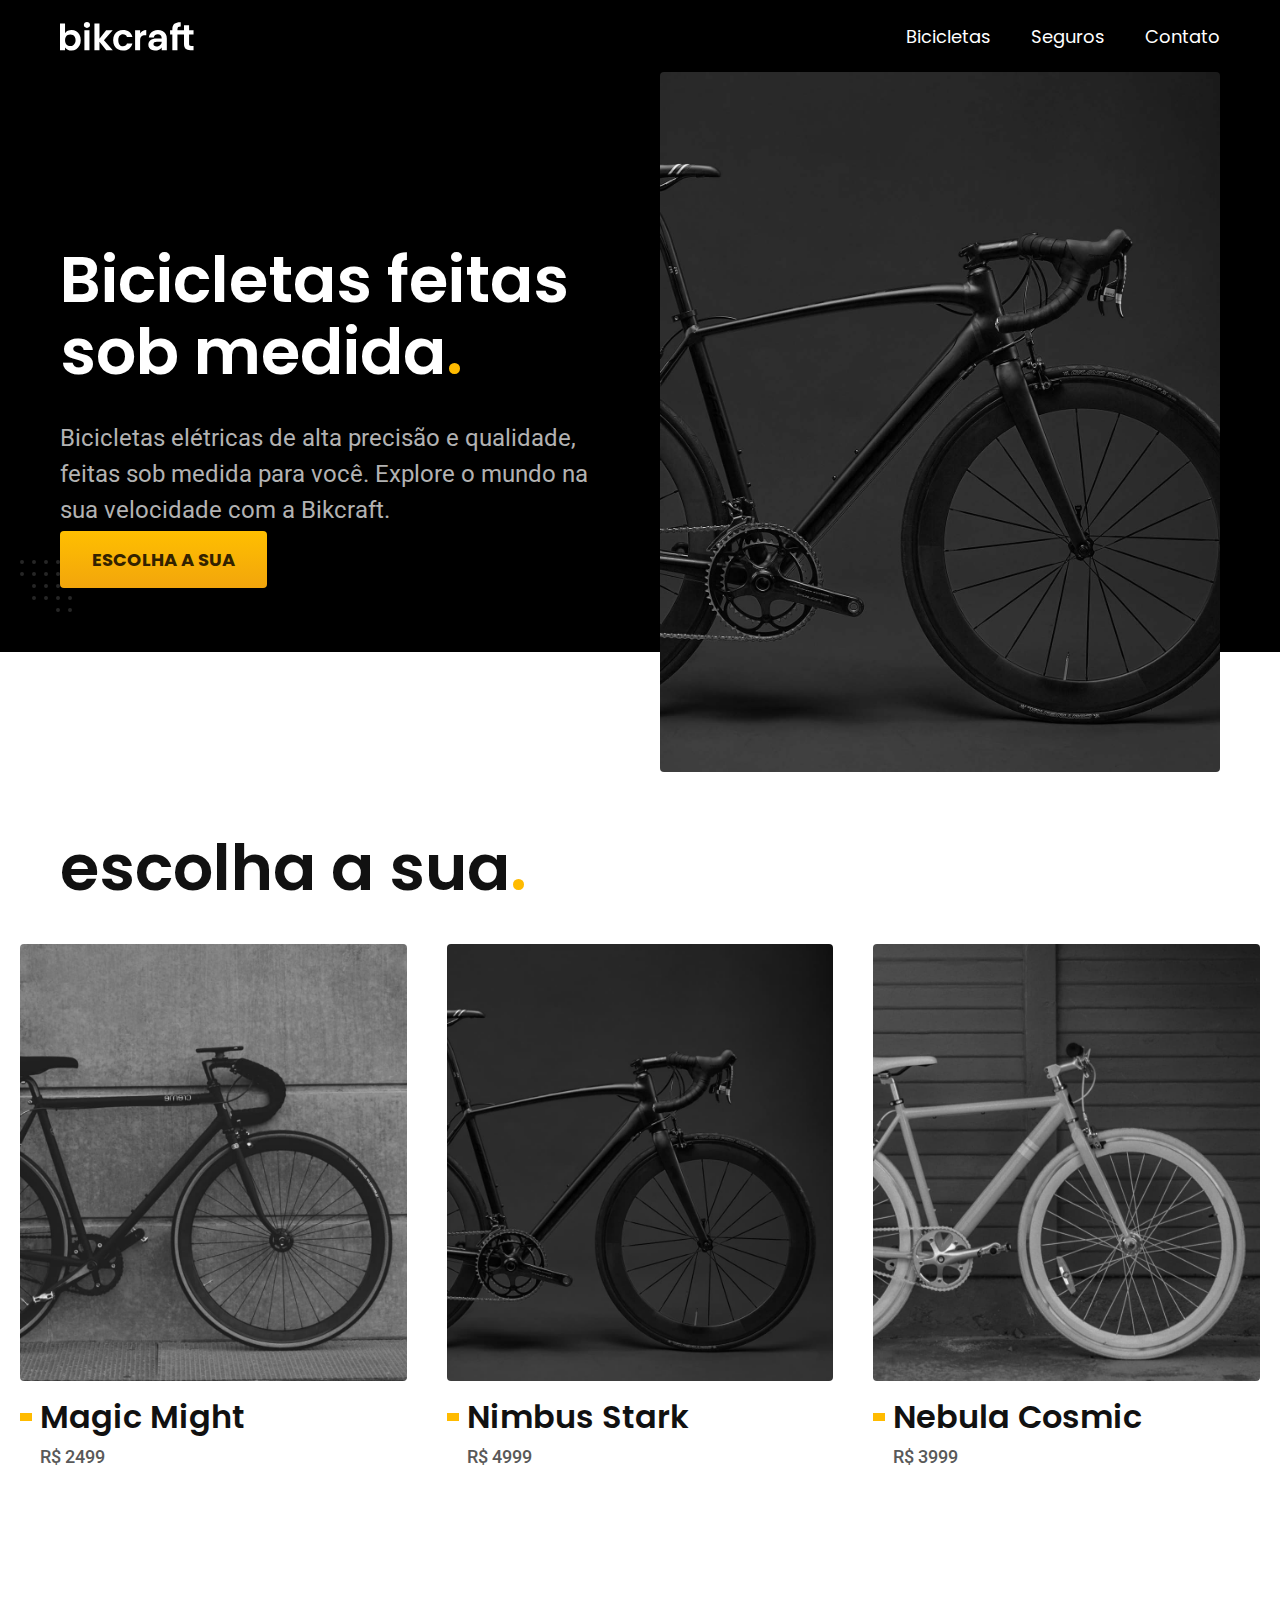
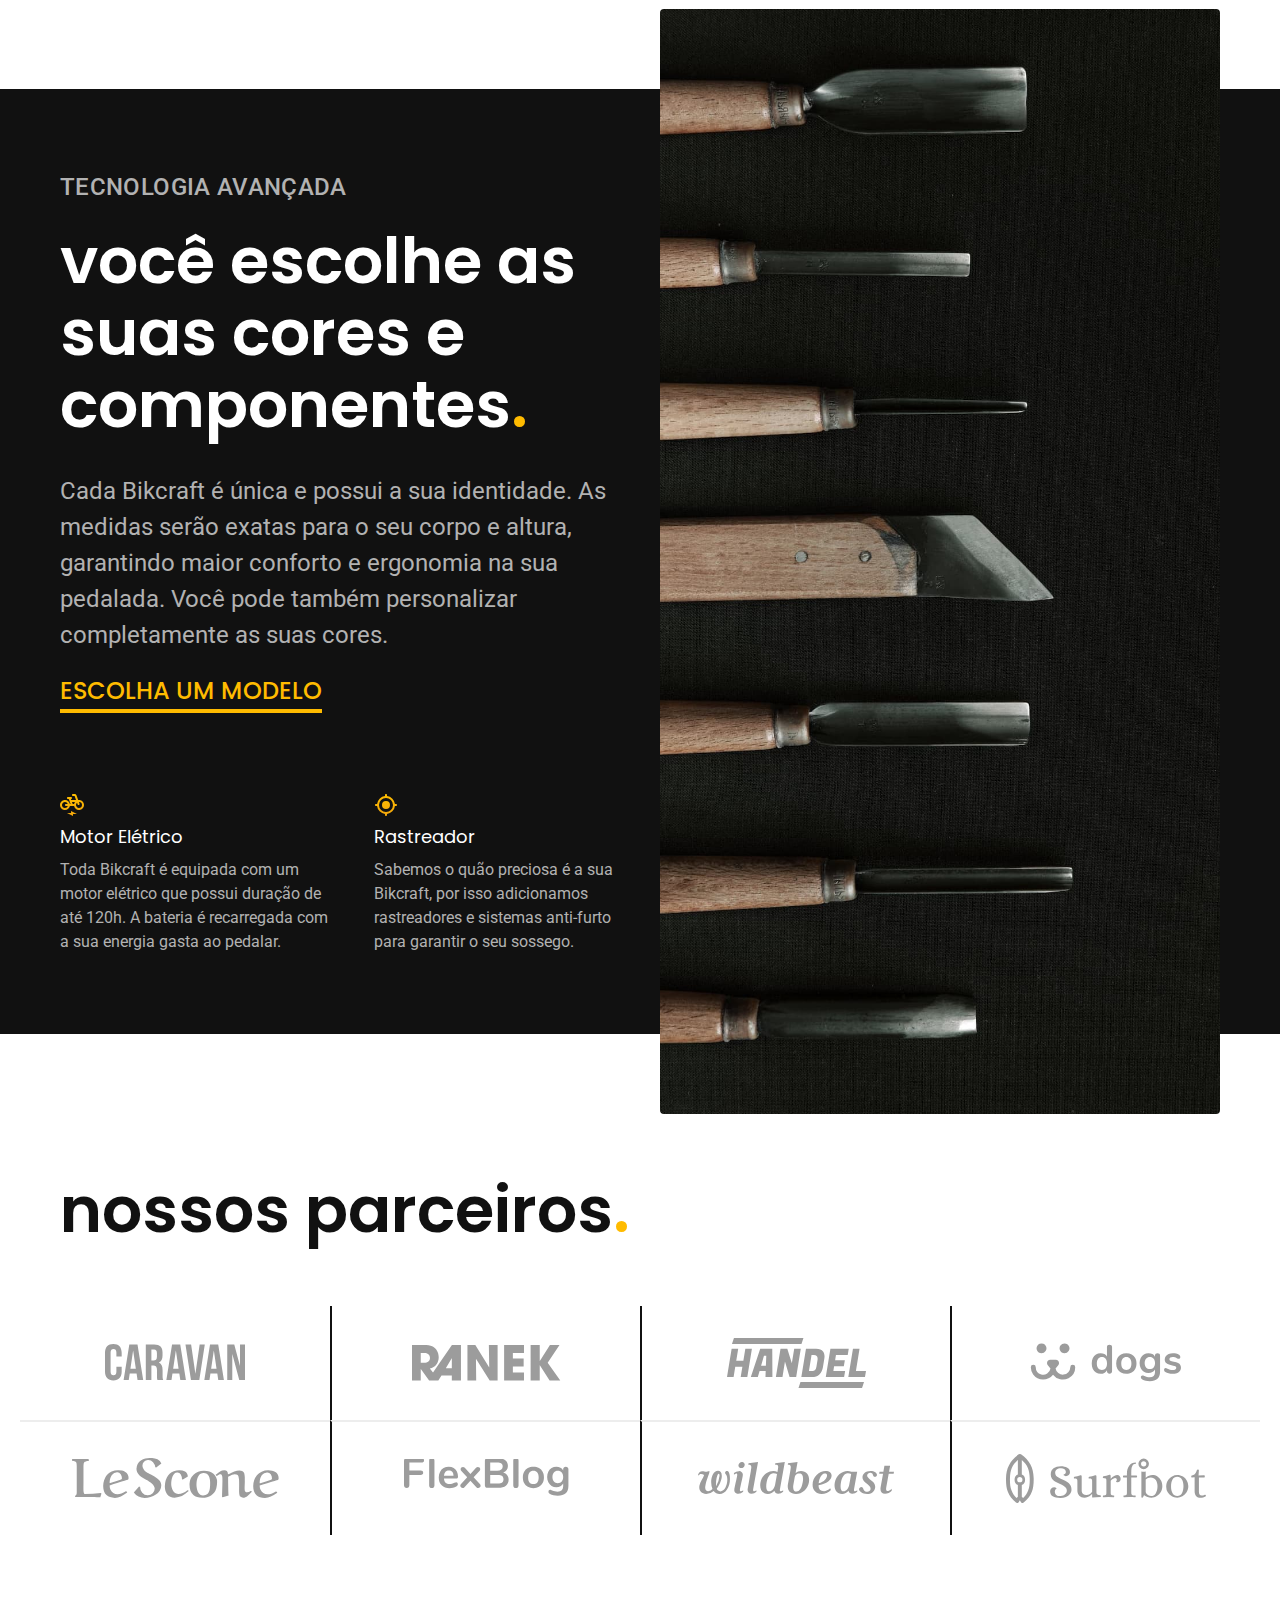
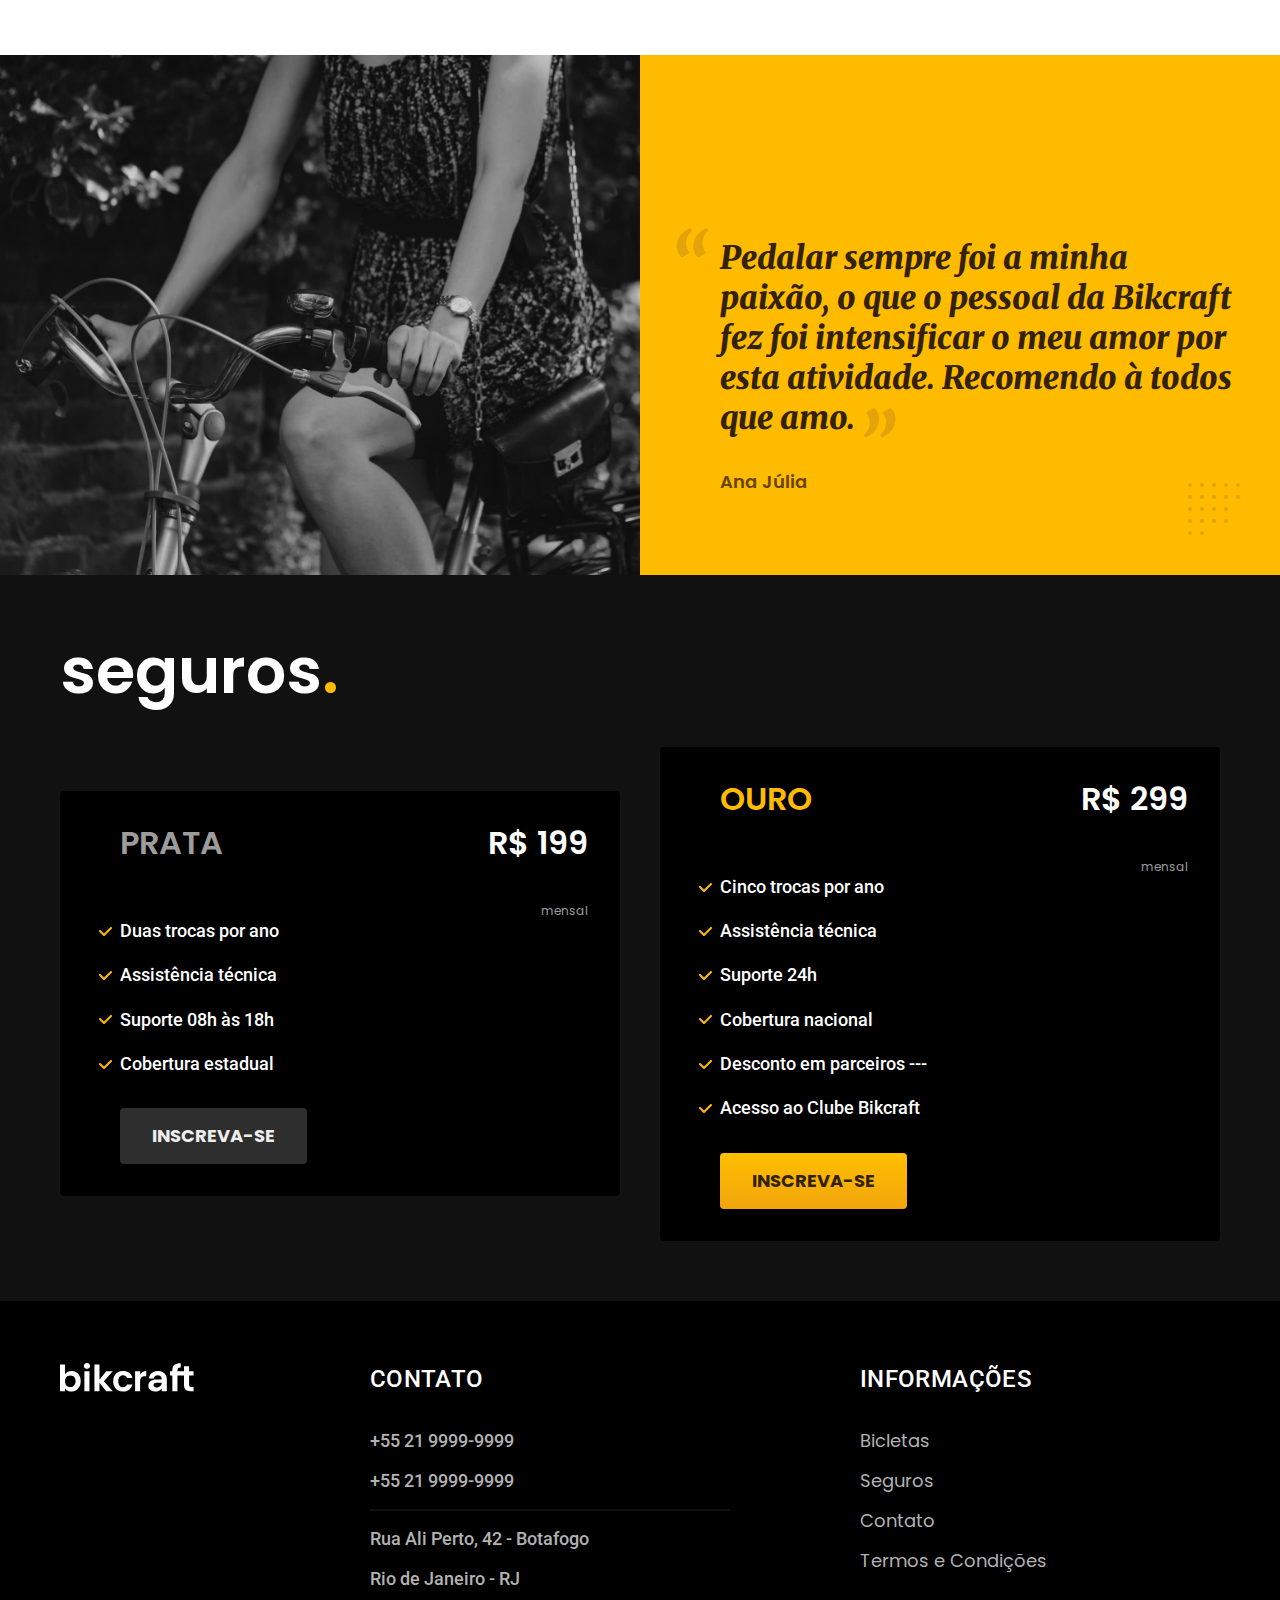
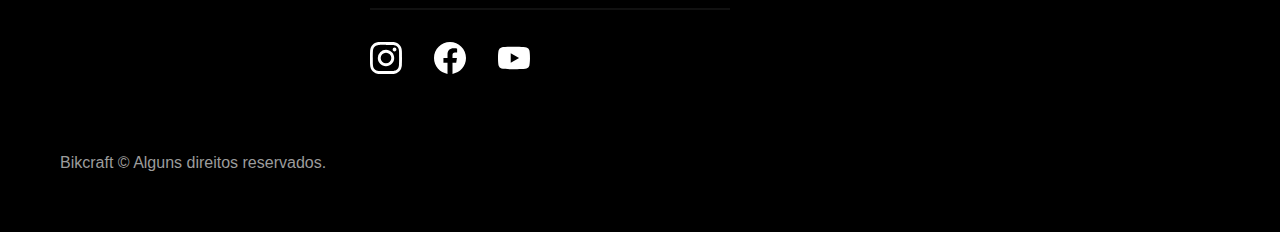
<file: index.html>
<!DOCTYPE html>
<html lang="pt-br">
<head>
    <meta charset="UTF-8">
    <meta name="viewport" content="width=device-width, initial-scale=1.0">
    <meta name="description" content="Bicicletas elétricas de alta precisão e qualidade, feitas sob medida para você. Explore o mundo na sua velocidade com a Bikcraft.">
    <title>Bikcraft - Bicicleta Elétricas</title>
    
    <link rel="preload" href="./css/style.min.css" as="style">
    <link rel="stylesheet" href="./css/style.min.css">
    <link rel="preconnect" href="https://fonts.googleapis.com">
    <link rel="preconnect" href="https://fonts.gstatic.com" crossorigin>
    <link href="https://fonts.googleapis.com/css2?family=Merriweather:ital,wght@1,900&family=Poppins:wght@400;600&family=Roboto:wght@400;500&display=swap" rel="stylesheet">
    <link rel="icon" href="./favicon.svg" type="image/svg+xml">
    <script>
        document.documentElement.classList.add('js')
    </script>
    
    
</head>
<body>
    <header class="header-bg">
        <div class="header container">
            <a href="./index.html"><img src="./img/bikcraft.svg" width="136" height="32" alt="Bikcraft"></a>
            <nav aria-label="primaria">
                <ul class="header-menu cor-0">
                    <li><a href="./bicicletas.html">Bicicletas</a></li>
                    <li><a href="./Seguros.html">Seguros</a></li>
                    <li><a href="./Contato.html">Contato</a></li>
                </ul>
            </nav>
        </div>
    </header>
    <main class="introducao-bg" >
        <div class="introducao container">
            <div class="introducao-conteudo">
                <h1 class="font-1-xxl cor-0 fadeInDown" data-anime="200">Bicicletas feitas sob medida<span class="cor-p1">.</span></h1>
                <p class="font-2-l cor-5 fadeInDown" data-anime="400">Bicicletas elétricas de alta precisão e qualidade, feitas sob medida para você. Explore o mundo na sua velocidade com a Bikcraft.</p>
                <a class="botao fadeInDown" data-anime="600" href="./bicicletas.html">Escolha a sua</a>
            </div>

            <picture class="introducao-imagem fadeInDown" data-anime="800">
                <source media="(max-width:800px)" srcset="./img/bicicletas/nimbus.jpg">
                <img src="./img/fotos/introducao.jpg" alt="bicicleta eletrica preta">
            </picture>
        </div>

    </main>
    
    <article class="bicicleta-lista">
        <h2 class="font-1-xxl container">escolha a sua<span class="cor-p1">.</span></h2>
        <ul>
            <li>
                <a href="./bicicletas/magic.html">
                    <img src="./img/bicicletas/magic-home.jpg" alt="bicicleta preta">
                    <h3 class="font-1-xl">Magic Might</h3>
                    <span class="font-2-m cor-8">R$ 2499</span>
                </a>
            </li>
        
        
            <li>
                <a href="./bicicletas/nimbus.html">
                    <img src="./img/bicicletas/nimbus-home.jpg" alt="bicicleta preta">
                    <h3 class="font-1-xl">Nimbus Stark</h3>
                    <span class="font-2-m cor-8">R$ 4999</span>
                </a>
            </li>
        
        
            <li>
                <a href="./bicicletas/nebula.html">
                    <img src="./img/bicicletas/nebula-home.jpg" alt="bicicleta preta">
                    <h3 class="font-1-xl">Nebula Cosmic</h3>
                    <span class="font-2-m cor-8">R$ 3999</span>
                </a>
            </li>
        </ul>
    </article>

    <article class="tecnologia-bg">
        <div class="tecnologia container">
            <div class="tecnologia-conteudo">
                <span class="font-2-l-b cor-5">Tecnologia Avançada</span>
                <h2 class="font-1-xxl cor-0">você escolhe as suas cores e componentes<span class="cor-p1">.</span></h2>
                <p class="font-2-l cor-5">Cada Bikcraft é única e possui a sua identidade. As medidas serão exatas para o seu corpo e altura, garantindo maior conforto e ergonomia na sua pedalada. Você pode também personalizar completamente as suas cores.</p>
                <a class="link" href="">Escolha um modelo</a>
                <div class="tecnologia-vantagens">
                    <div>
                        <img src="./img/icones/eletrica.svg" alt="">
                        <h3 class="font-1-m cor-0">Motor Elétrico</h3>
                        <p class="font-2-s cor-5">Toda Bikcraft é equipada com um motor elétrico que possui duração de até 120h. A bateria é recarregada com a sua energia gasta ao pedalar.</p>
                    </div>
                    <div>
                        <img src="./img/icones/rastreador.svg" alt="">
                        <h3 class="font-1-m cor-0">Rastreador</h3>
                        <p class="font-2-s cor-5">Sabemos o quão preciosa é a sua Bikcraft, por isso adicionamos rastreadores e sistemas anti-furto para garantir o seu sossego.</p>
                    </div>
                </div>
            </div>
            <div class="tecnologia-imagem">
                <img src="./img/fotos/tecnologia.jpg" alt="">
            </div>
        </div>

    </article>

    <section class="parceiros" aria-label="Nossos parceiros">
        <h2 class="font-1-xxl container">nossos parceiros<span class="cor-p1">.</span></h2>

        <ul>
            <li><img src="./img/parceiros/caravan.svg" alt="Caravan"></li>
            <li><img src="./img/parceiros/ranek.svg" alt="ranek"></li>
            <li><img src="./img/parceiros/handel.svg" alt="handel"></li>
            <li><img src="./img/parceiros/dogs.svg" alt="dogs"></li>
            <li><img src="./img/parceiros/lescone.svg" alt="lescone"></li>
            <li><img src="./img/parceiros/flexblog.svg" alt="flexblog"></li>
            <li><img src="./img/parceiros/wildbeast.svg" alt="wildbeast"></li>
            <li><img src="./img/parceiros/surfbot.svg" alt="surfbot"></li>
        </ul>
    </section>

    <section class="depoimento" aria-label="depoimento">
        <div>
            <img src="./img/fotos/depoimento.jpg" alt="pessoa pedalando uma bicicleta bikcraft">
        </div>
        <div class="depoimento-conteudo">
            <blockquote class="font-1-xl cor-p5">
                <p>Pedalar sempre foi a minha paixão, o que o pessoal da Bikcraft fez foi intensificar o meu amor por esta atividade. Recomendo à todos que amo.</p>
            </blockquote>
            <span class="font-1-m-b cor-p4">Ana Júlia</span>
        </div>
    </section>

    <article class="seguros-bg">
        <div class="seguros container">
            <h2 class="font-1-xxl cor-0">seguros<span class="cor-p1">.</span></h2>
            <div class="seguros-item">
                <h3 class="font-1-xl cor-6">PRATA</h3>
                <span class="font-1-xl cor-0">R$ 199</span><span class="font-1-xs cor-6">mensal</span>
                <ul class="font-2-m cor-0">
                    <li>Duas trocas por ano</li>
                    <li>Assistência técnica</li>
                    <li>Suporte 08h às 18h</li>
                    <li>Cobertura estadual</li>
                </ul>
                <a class="botao secundario" href="./orçamento.html">inscreva-se</a>
            </div>

            <div class="seguros-item">
                <h3 class="font-1-xl cor-p1">OURO</h3>
                <span class="font-1-xl cor-0">R$ 299</span><span class="font-1-xs cor-6">mensal</span>
                <ul class="font-2-m cor-0">
                    <li>Cinco trocas por ano</li>
                    <li>Assistência técnica</li>
                    <li>Suporte 24h</li>
                    <li>Cobertura nacional</li>
                    <li>Desconto em parceiros ---</li>
                    <li>Acesso ao Clube Bikcraft</li>
                </ul>
                <a class="botao" href="./orçamento.html">inscreva-se</a>
            </div>
        </div>
        
    </article>

    <footer class="footer-bg">
        <div class="footer container">
            <img src="./img/bikcraft.svg" alt="bikcraft">
            <div class="footer-contato">
                <h3 class="font-2-l-b cor-0">contato</h3>
                <ul class="font-2-m cor-5">
                    <li><a href="tel:+552199999999">+55 21 9999-9999</a></li>
                    <li><a href="mailto:contato@bikcraft.com">+55 21 9999-9999</a></li>
                    <li>Rua Ali Perto, 42 - Botafogo</li>
                    <li>Rio de Janeiro - RJ</li>
                </ul>
                <div class="footer-redes">
                    <a href="">
                        <img src="./img/redes/instagram.svg" alt="">
                    </a>
                    <a href="">
                        <img src="./img/redes/facebook.svg" alt="">
                    </a>
                    <a href="">
                        <img src="./img/redes/youtube.svg" alt="">
                    </a>
                    
                </div>
            </div>

            <div class="footer-informacoes">
                <h3 class="font-2-l-b cor-0">Informações</h3>
                <nav>
                    <ul class="font-1-m cor-5">
                        <li><a href="./bicletas.html">Bicletas</a></li>
                        <li><a href="./Seguros.html">Seguros</a></li>
                        <li><a href="./Contato.html">Contato</a></li>
                        <li><a href="./Contato.html">Termos e Condições</a></li>
                    </ul>
                </nav>
            </div>
            <p class="footer-copy font-2-n cor-6">Bikcraft © Alguns direitos reservados.</p>
        </div>    
    </footer>
    <script src="./js/pluguins/simple-anime.js"></script>
    <script src="./js/script.js"></script>

</body>
</html>
</file>
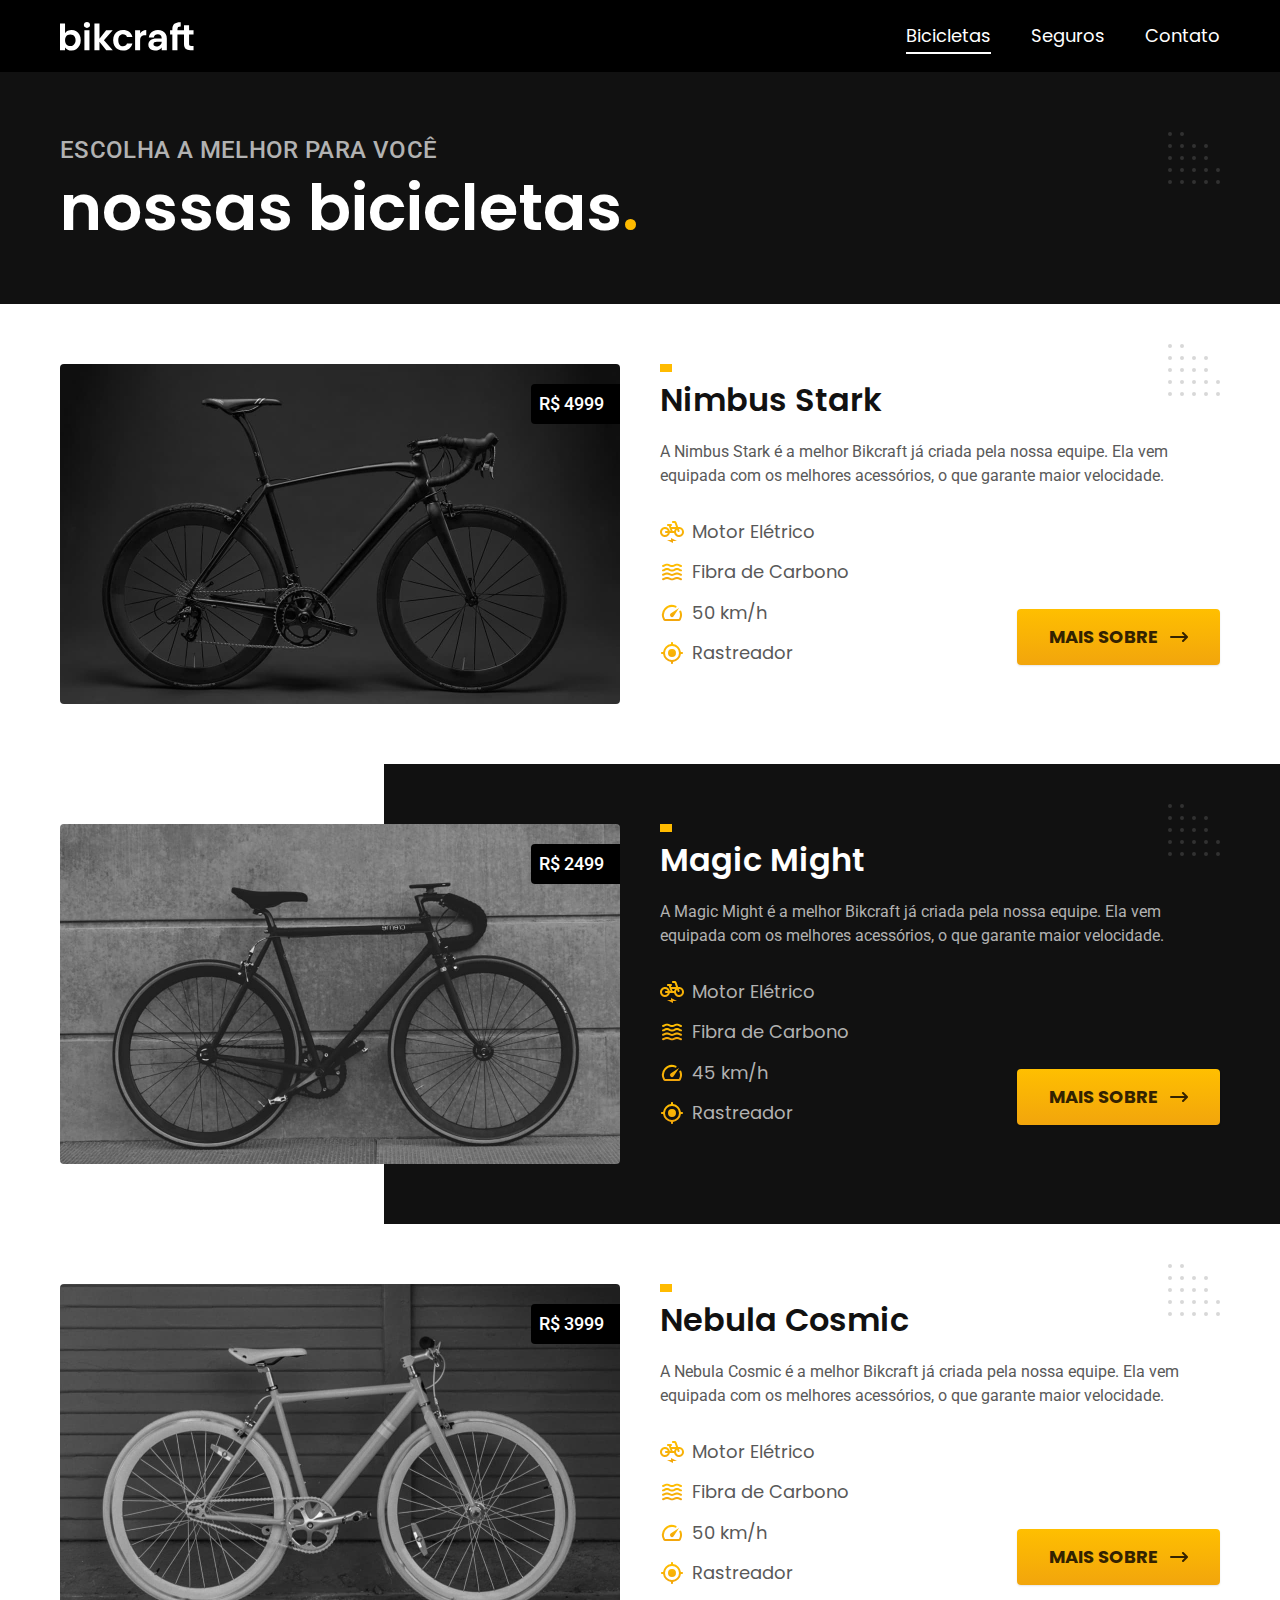
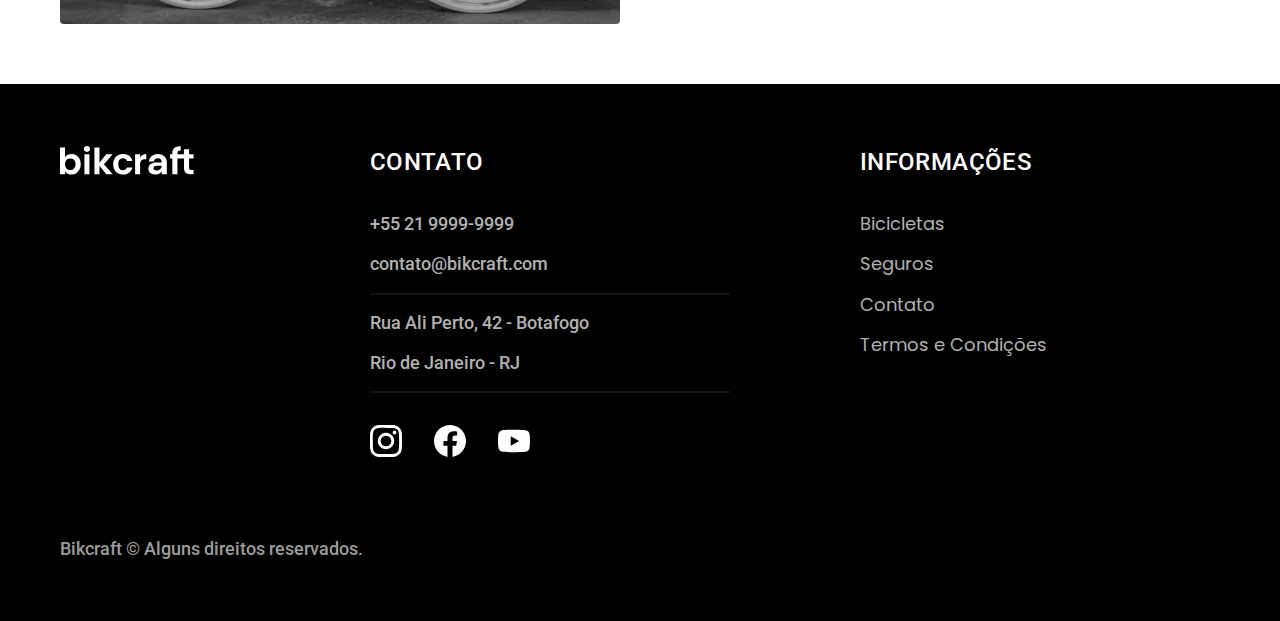
<file: bicicletas.html>
<!DOCTYPE html>
<html lang="pt-br">

<head>
  <meta charset="UTF-8">
  <meta name="viewport" content="width=device-width, initial-scale=1.0">

  <title>Bicicletas | Bikcraft</title>
  <meta name="description" content="Bicicletas">

  <link rel="preload" href="./css/style.css" as="style">
  <link rel="preload" href="./css/style.min.css" as="style">
    <link rel="stylesheet" href="./css/style.min.css">
  <link rel="preconnect" href="https://fonts.googleapis.com">
  <link rel="preconnect" href="https://fonts.gstatic.com" crossorigin>
  <link href="https://fonts.googleapis.com/css2?family=Merriweather:ital,wght@1,900&family=Poppins:wght@400;600&family=Roboto:wght@400;500&display=swap" rel="stylesheet">
    <link rel="icon" href="./favicon.svg" type="image/svg+xml">

<script>
        document.documentElement.classList.add('js')
    </script>
    
</head>

<body id="bicicletas">
  <header class="header-bg">
    <div class="header container">
      <a href="./index.html">
        <img src="./img/bikcraft.svg" alt="Bikcraft">
      </a>

      <nav aria-label="primaria">
        <ul class="header-menu font-1-m cor-0">
          <li><a href="./bicicletas.html">Bicicletas</a></li>
          <li><a href="./seguros.html">Seguros</a></li>
          <li><a href="./contato.html">Contato</a></li>
        </ul>
      </nav>
    </div>
  </header>

  <main>
    <div class="titulo-bg">
      <div class="titulo container">
        <p class="font-2-l-b cor-5">Escolha a melhor para você</p>
        <h1 class="font-1-xxl cor-0">nossas bicicletas<span class="cor-p1">.</span></h1>
      </div>
    </div>

    <div class="bicicletas container">
      <div class="bicicletas-imagem">
        <img src="./img/bicicletas/nimbus.jpg" alt="Bicicleta preta">
        <span class="font-2-m cor-0">R$ 4999</span>
      </div>
      <div class="bicicletas-conteudo">
        <h2 class="font-1-xl">Nimbus Stark</h2>
        <p class="font-2-s cor-8">A Nimbus Stark é a melhor Bikcraft já criada pela nossa equipe. Ela vem equipada com os melhores acessórios, o que garante maior velocidade.</p>
        <ul class="font-1-m cor-8">
          <li>
            <img src="./img/icones/eletrica.svg" alt="">
            Motor Elétrico
          </li>
          <li>
            <img src="./img/icones/carbono.svg" alt="">
            Fibra de Carbono
          </li>
          <li>
            <img src="./img/icones/velocidade.svg" alt="">
            50 km/h
          </li>
          <li>
            <img src="./img/icones/rastreador.svg" alt="">
            Rastreador
          </li>
        </ul>
        <a class="botao seta" href="./bicicletas/nimbus.html">Mais Sobre</a>
      </div>
    </div>

    <div class="bicicletas-bg">
      <div class="bicicletas container">
        <div class="bicicletas-imagem">
          <img src="./img/bicicletas/magic.jpg" alt="Bicicleta preta">
          <span class="font-2-m cor-0">R$ 2499</span>
        </div>
        <div class="bicicletas-conteudo">
          <h2 class="font-1-xl cor-0">Magic Might</h2>
          <p class="font-2-s cor-5">A Magic Might é a melhor Bikcraft já criada pela nossa equipe. Ela vem equipada com os melhores acessórios, o que garante maior velocidade.</p>
          <ul class="font-1-m cor-5">
            <li>
              <img src="./img/icones/eletrica.svg" alt="">
              Motor Elétrico
            </li>
            <li>
              <img src="./img/icones/carbono.svg" alt="">
              Fibra de Carbono
            </li>
            <li>
              <img src="./img/icones/velocidade.svg" alt="">
              45 km/h
            </li>
            <li>
              <img src="./img/icones/rastreador.svg" alt="">
              Rastreador
            </li>
          </ul>
          <a class="botao seta" href="./bicicletas/magic.html">Mais Sobre</a>
        </div>
      </div>
    </div>

    <div class="bicicletas container">
      <div class="bicicletas-imagem">
        <img src="./img/bicicletas/nebula.jpg" alt="Bicicleta preta">
        <span class="font-2-m cor-0">R$ 3999</span>
      </div>
      <div class="bicicletas-conteudo">
        <h2 class="font-1-xl">Nebula Cosmic</h2>
        <p class="font-2-s cor-8">A Nebula Cosmic é a melhor Bikcraft já criada pela nossa equipe. Ela vem equipada com os melhores acessórios, o que garante maior velocidade.</p>
        <ul class="font-1-m cor-8">
          <li>
            <img src="./img/icones/eletrica.svg" alt="">
            Motor Elétrico
          </li>
          <li>
            <img src="./img/icones/carbono.svg" alt="">
            Fibra de Carbono
          </li>
          <li>
            <img src="./img/icones/velocidade.svg" alt="">
            50 km/h
          </li>
          <li>
            <img src="./img/icones/rastreador.svg" alt="">
            Rastreador
          </li>
        </ul>
        <a class="botao seta" href="./bicicletas/nebula.html">Mais Sobre</a>
      </div>
    </div>

  </main>

  <footer class="footer-bg">
    <div class="footer container">
      <img src="./img/bikcraft.svg" alt="Bikcraft">
      <div class="footer-contato">
        <h3 class="font-2-l-b cor-0">Contato</h3>
        <ul class="font-2-m cor-5">
          <li><a href="tel:+552199999999">+55 21 9999-9999</a></li>
          <li><a href="mailto:contato@bikcraft.com">contato@bikcraft.com</a></li>
          <li>Rua Ali Perto, 42 - Botafogo</li>
          <li>Rio de Janeiro - RJ</li>
        </ul>
        <div class="footer-redes">
          <a href="./">
            <img src="./img/redes/instagram.svg" alt="Instagram">
          </a>
          <a href="./">
            <img src="./img/redes/facebook.svg" alt="Facebook">
          </a>
          <a href="./">
            <img src="./img/redes/youtube.svg" alt="Youtube">
          </a>
        </div>
      </div>
      <div class="footer-informacoes">
        <h3 class="font-2-l-b cor-0">Informações</h3>
        <nav>
          <ul class="font-1-m cor-5">
            <li><a href="./bicicletas.html">Bicicletas</a></li>
            <li><a href="./seguros.html">Seguros</a></li>
            <li><a href="./contato.html">Contato</a></li>
            <li><a href="./termos.html">Termos e Condições</a></li>
          </ul>
        </nav>
      </div>
      <p class="footer-copy font-2-m cor-6">Bikcraft © Alguns direitos reservados.</p>
    </div>
  </footer>
  <script src="./js/script.js"></script>
</body>

</html>
</file>
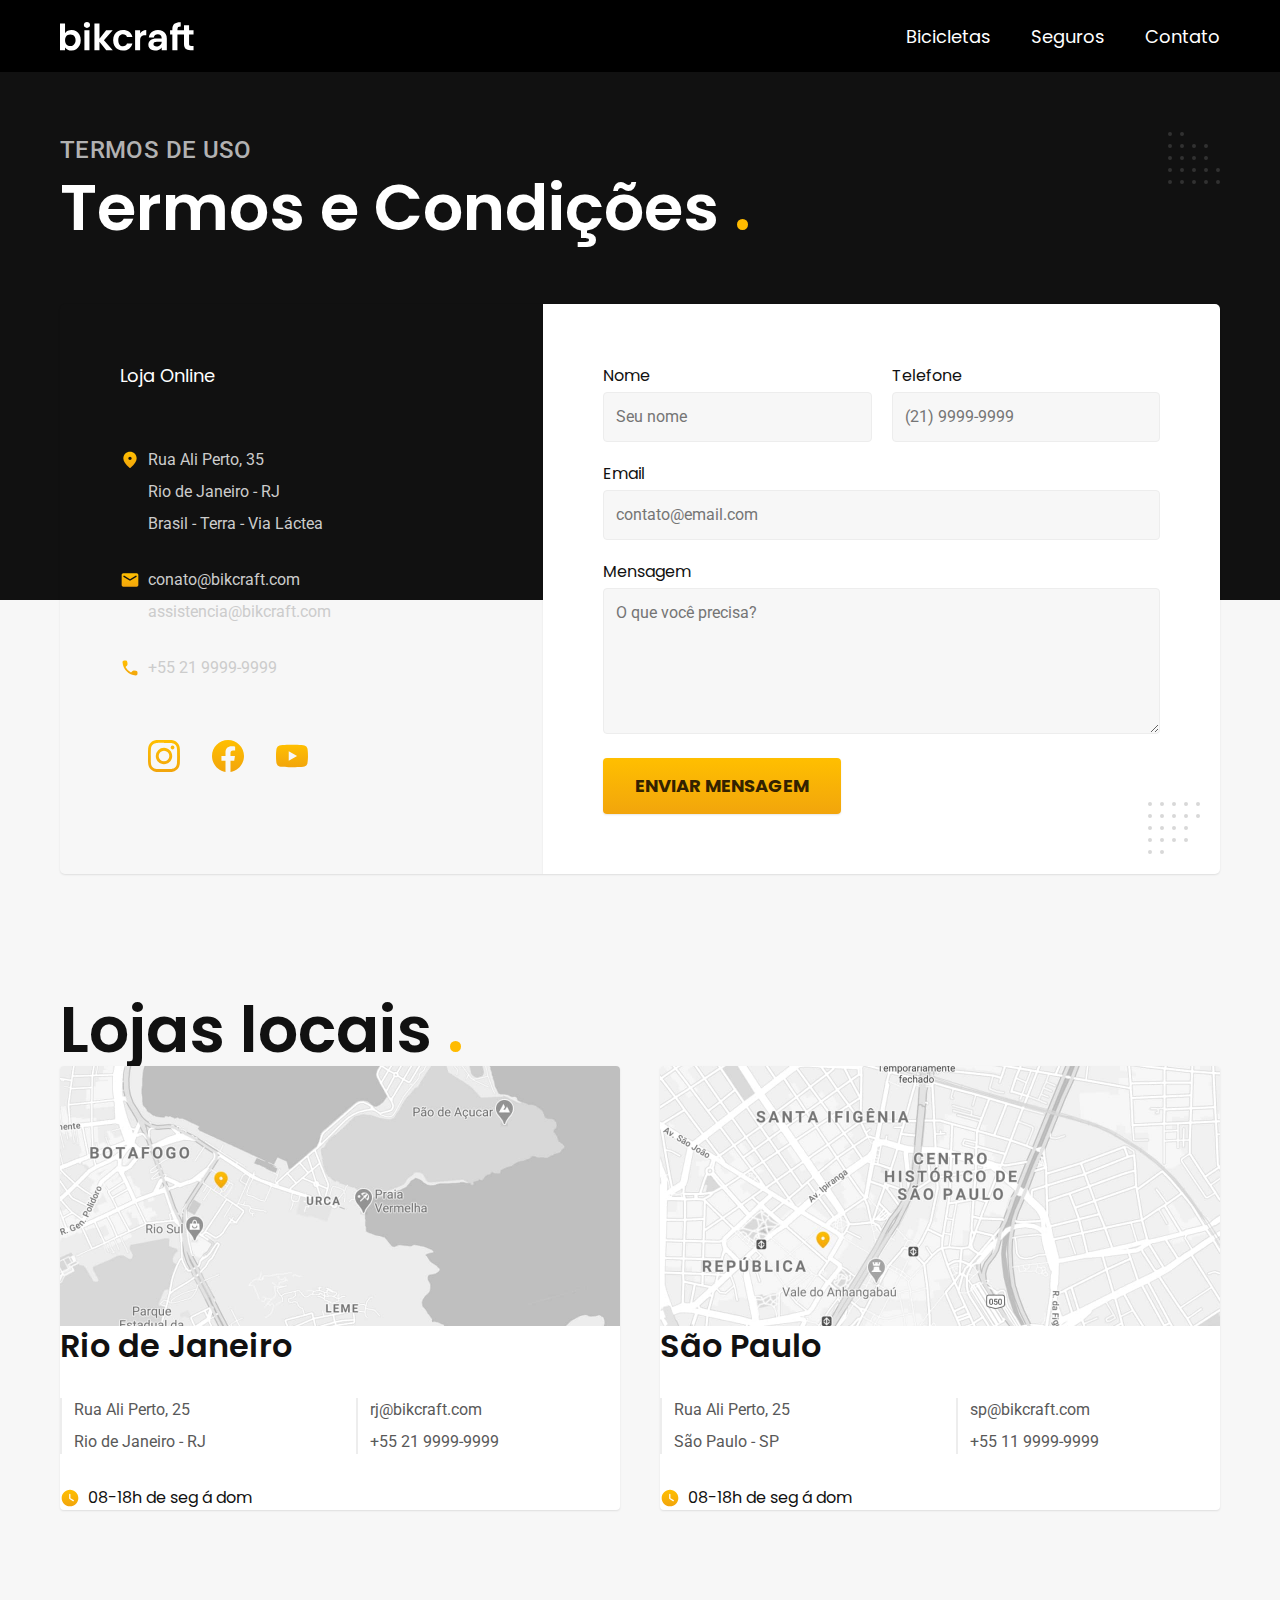
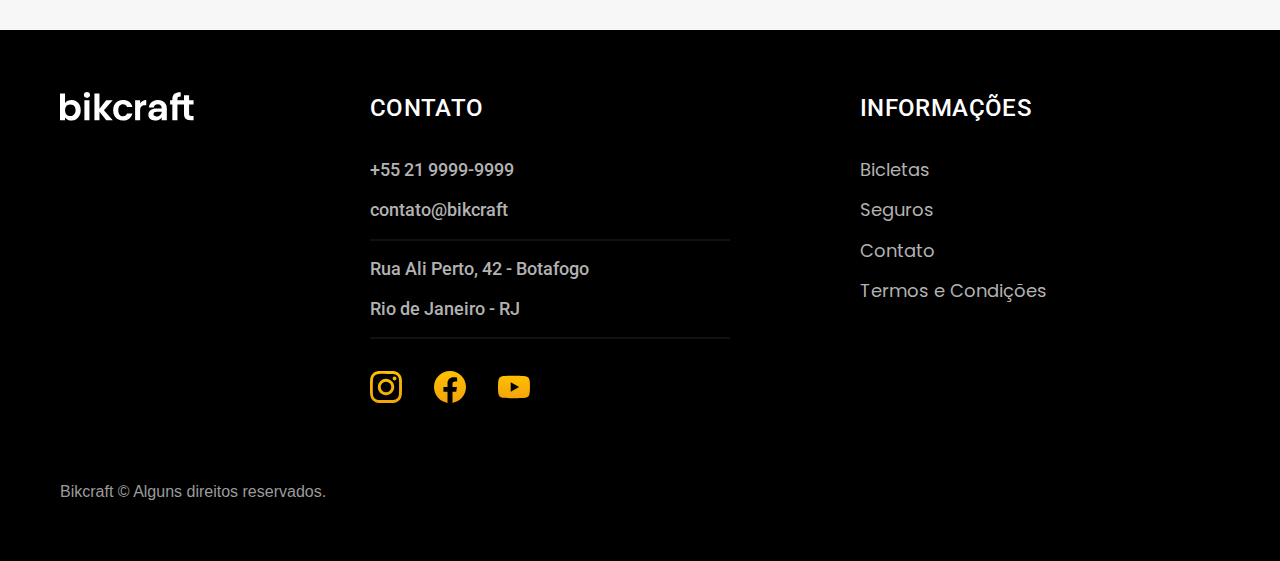
<file: contato.html>
<!DOCTYPE html>
<html lang="pt-br">
<head>
    <meta charset="UTF-8">
    <meta name="viewport" content="width=device-width, initial-scale=1.0">
    <meta name="description" content="Termos e Condições">
    <title>Contato | Bikcraft </title>
    <link rel="preload" href="./css/style.min.css" as="style">
    <link rel="stylesheet" href="./css/style.min.css">
    <link rel="preconnect" href="https://fonts.googleapis.com">
    <link rel="preconnect" href="https://fonts.gstatic.com" crossorigin>
    <link href="https://fonts.googleapis.com/css2?family=Merriweather:ital,wght@1,900&family=Poppins:wght@400;600&family=Roboto:wght@400;500&display=swap" rel="stylesheet">
    <link rel="icon" href="./favicon.svg" type="image/svg+xml">

    
<script>
        document.documentElement.classList.add('js')
    </script>
    
</head>
<body id="contato">
    <header class="header-bg">
        <div class="header container">
            <a href="./index.html"><img src="./img/bikcraft.svg" alt="Bikcraft"></a>
            <nav aria-label="primaria">
                <ul class="header-menu cor-0">
                    <li><a href="./bicicletas.html">Bicicletas</a></li>
                    <li><a href="./Seguros.html">Seguros</a></li>
                    <li><a href="./Contato.html">Contato</a></li>
                </ul>
            </nav>
        </div>
    </header>

    <main>
        <div class="titulo-bg">
            <div class="titulo container">
                <p class="font-2-l-b cor-5">Termos de uso</p>
                <h1 class="font-1-xxl cor-0">Termos e Condições <span class="cor-p1">.</span></h1>
            </div>
        </div>

       <div class="contato container">
            <section class="contato-dados" aria-label="Endereço">
                <h2 class="font-1-m cor-0">Loja Online</h2>
                <div class="contato-endereco font-2-s cor-4">  
                    <p>Rua Ali Perto, 35</p>
                    <p>Rio de Janeiro - RJ</p>
                    <p>Brasil - Terra - Via Láctea</p>
                </div>
                <address class="contato-meios font-2-s cor-4">
                    <a href="mailto:conato@bikcraft.com">conato@bikcraft.com</a>
                    <a href="mailto:assistencia@bikcraft.com">assistencia@bikcraft.com</a>
                    <a href="tel:+552199999999">+55 21 9999-9999</a>
                </address>
                <div class="contato-redes">
                    <a href="">
                        <img src="./img/redes/instagram-p.svg" alt="">
                    </a>
                    <a href="">
                        <img src="./img/redes/facebook-p.svg" alt="">
                    </a>
                    <a href="">
                        <img src="./img/redes/youtube-p.svg" alt="">
                    </a>
                </div>
            </section>
            <section class="contato-formulario" aria-label="Formulário" >
                <form class="form" action="./contato.html">
                    <div>
                        <label for="nome">Nome</label>
                        <input type="text" id="nome" name="nome" placeholder="Seu nome">
                    </div>
                    <div>
                        <label for="nome">Telefone</label>
                        <input type="text" id="telefone" name="telefone" placeholder="(21) 9999-9999">
                    </div>
                    <div class="col-2">
                        <label for="email">Email</label>
                        <input type="email" id="email" name="email" placeholder="contato@email.com">
                    </div>
                    <div class="col-2">
                        <label for="mensagem">Mensagem</label>
                        <textarea rows="5" name="mensagm" id="mensagem" placeholder="O que você precisa?"></textarea>
                    </div>
                    <button class="botao col-2">Enviar Mensagem</button>
                </form>
            </section>
       </div>
    </main>

    <article class="lojas container">  
        <h2 class="font-1-xxl">Lojas locais <span class="cor-p1">.</span></h2>
        <div class="lojas-item">
            <img src="./img/lojas/rj.jpg" alt="mapa marcando o endereço em Rua Ali perto, 25- Rio de Janeiro - RJ">
        
            <div class="lojas-conteudo">
                <h3 class="font-1-xl">Rio de Janeiro</h3>
                <div class="lojas-dados font-2-s cor-8">
                    <p>Rua Ali Perto, 25</p>
                    <p>Rio de Janeiro - RJ</p>
                </div>
                <div class="lojas-dados font-2-s cor-8">
                    <a href="mailto:rj@bikcraft.com">rj@bikcraft.com</a>
                    <a href="tel:+552199999999">+55 21 9999-9999</a>
                </div>
                <p class="lojas-tempo font-1-s"><img src="./img/icones/horario.svg" alt="">08-18h de seg á dom</p>
            </div>
        </div>

        <div class="lojas-item">
            <img src="./img/lojas/sp.jpg" alt="mapa marcando o endereço em Rua Ali perto, 25- São Paulo - SP">
        
            <div class="lojas-conteudo">
                <h3 class="font-1-xl">São Paulo</h3>
                <div class="lojas-dados font-2-s cor-8">
                    <p>Rua Ali Perto, 25</p>
                    <p>São Paulo - SP</p>
                </div>
                <div class="lojas-dados font-2-s cor-8">
                    <a href="mailto:sp@bikcraft.com">sp@bikcraft.com</a>
                    <a href="tel:+551199999999">+55 11 9999-9999</a>
                </div>
                <p class="lojas-tempo font-1-s"><img src="./img/icones/horario.svg" alt="">08-18h de seg á dom</p>
            </div>
        </div>
    </article>

    <footer class="footer-bg">
        <div class="footer container">
            <img src="./img/bikcraft.svg" alt="bikcraft">
            <div class="footer-contato">
                <h3 class="font-2-l-b cor-0">contato</h3>
                <ul class="font-2-m cor-5">
                    <li><a href="tel:+552199999999">+55 21 9999-9999</a></li>
                    <li><a href="mailto:contato@bikcraft.com">contato@bikcraft</a></li>
                    <li>Rua Ali Perto, 42 - Botafogo</li>
                    <li>Rio de Janeiro - RJ</li>
                </ul>
                <div class="footer-redes">
                    <a href="">
                        <img src="./img/redes/instagram-p.svg" alt="">
                    </a>
                    <a href="">
                        <img src="./img/redes/facebook-p.svg" alt="">
                    </a>
                    <a href="">
                        <img src="./img/redes/youtube-p.svg" alt="">
                    </a>
                    
                </div>
            </div>

            <div class="footer-informacoes">
                <h3 class="font-2-l-b cor-0">Informações</h3>
                <nav>
                    <ul class="font-1-m cor-5">
                        <li><a href="./bicletas.html">Bicletas</a></li>
                        <li><a href="./Seguros.html">Seguros</a></li>
                        <li><a href="./Contato.html">Contato</a></li>
                        <li><a href="./Contato.html">Termos e Condições</a></li>
                    </ul>
                </nav>
            </div>
            <p class="footer-copy font-2-n cor-6">Bikcraft © Alguns direitos reservados.</p>
        </div>    
    </footer>
    <script src="./js/script.js"></script>
</body>

</html>
</file>
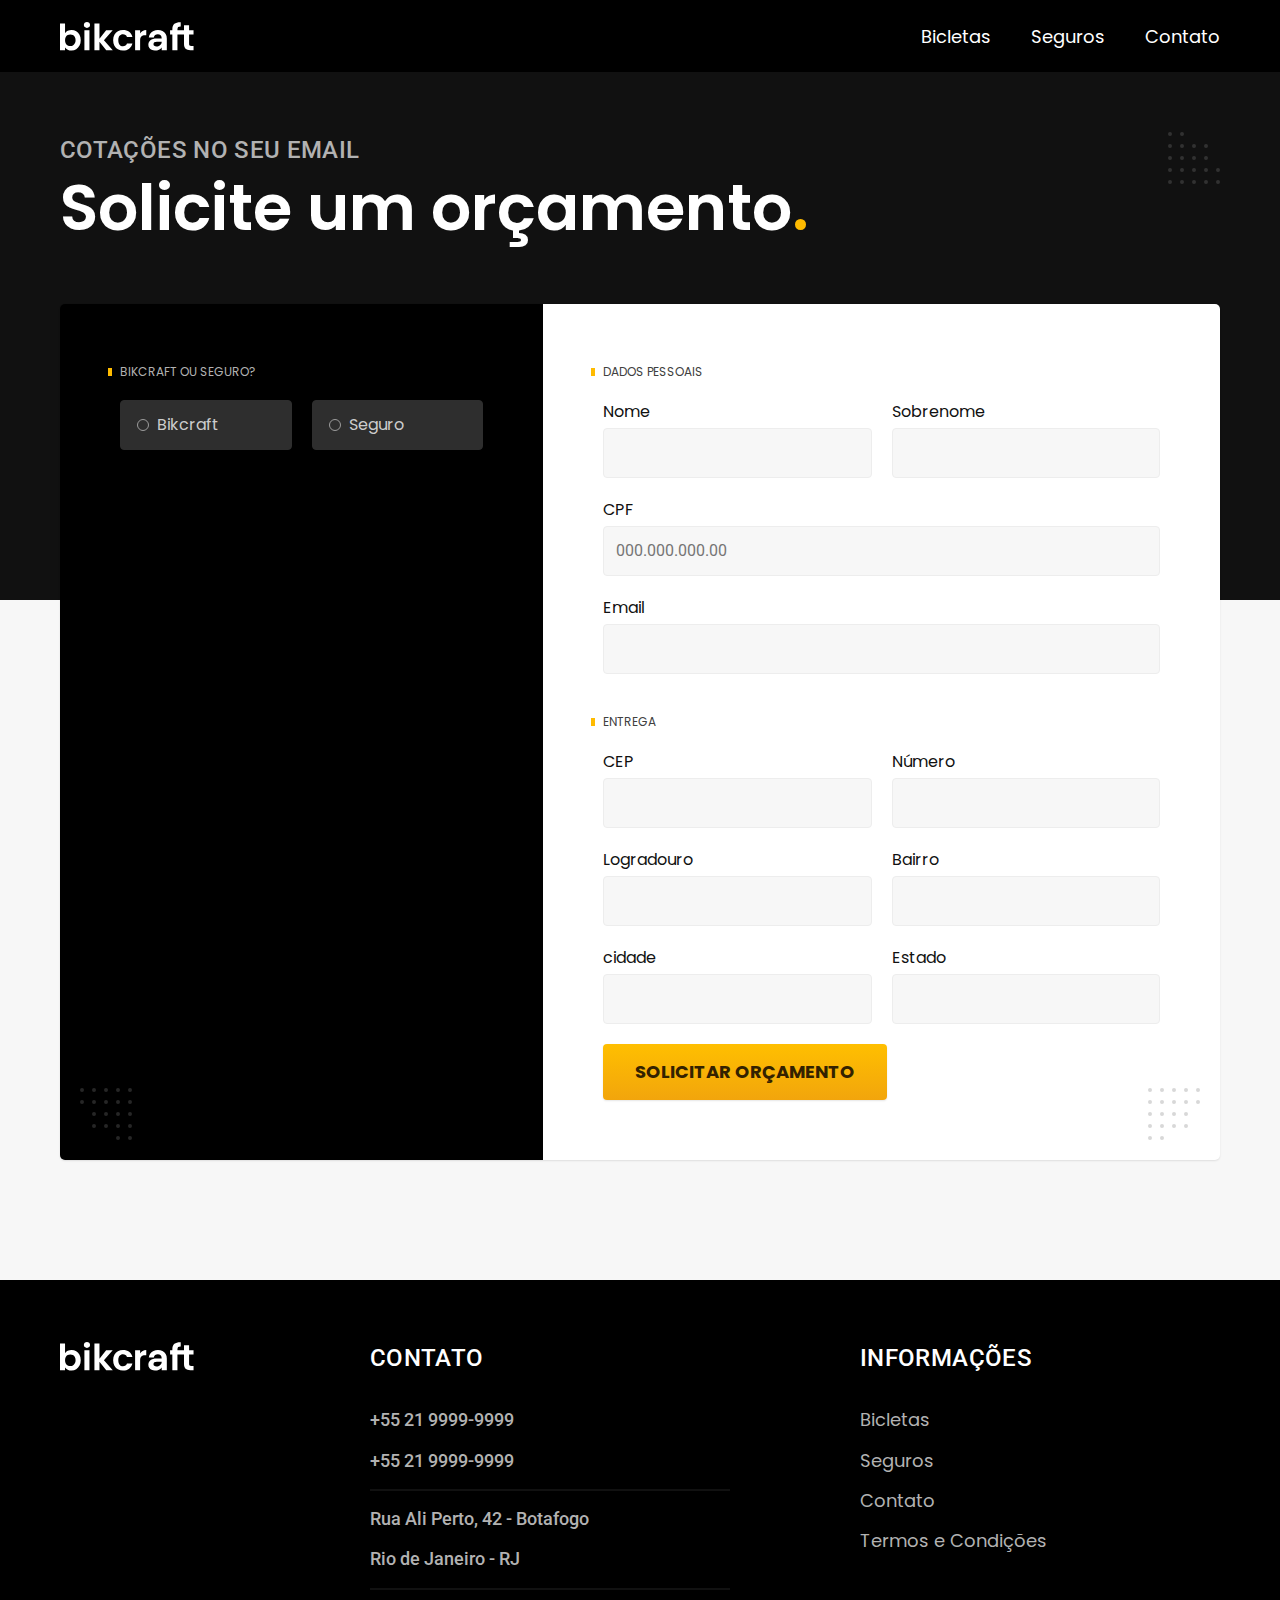
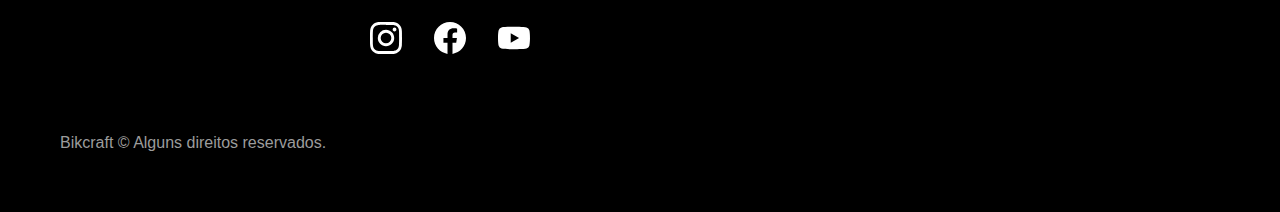
<file: orcamento.html>
<!DOCTYPE html>
<html lang="pt-br">
<head>
    <meta charset="UTF-8">
    <meta name="viewport" content="width=device-width, initial-scale=1.0">
    <meta name="description" content="Termos e Condições">
    <title>Orçamento | Bikcraft </title>
    <link rel="preload" href="./css/style.min.css" as="style">
    <link rel="stylesheet" href="./css/style.min.css">
    <link rel="preconnect" href="https://fonts.googleapis.com">
    <link rel="preconnect" href="https://fonts.gstatic.com" crossorigin>
    <link href="https://fonts.googleapis.com/css2?family=Merriweather:ital,wght@1,900&family=Poppins:wght@400;600&family=Roboto:wght@400;500&display=swap" rel="stylesheet">
    <link rel="icon" href="./favicon.svg" type="image/svg+xml">

    
<script>
        document.documentElement.classList.add('js')
    </script>
    
</head>
<body id="orcamento">
    <header class="header-bg">
        <div class="header container">
            <a href="./index.html"><img src="./img/bikcraft.svg" alt="Bikcraft"></a>
            <nav aria-label="primaria">
                <ul class="header-menu cor-0">
                    <li><a href="./bicicletas.html">Bicletas</a></li>
                    <li><a href="./Seguros.html">Seguros</a></li>
                    <li><a href="./Contato.html">Contato</a></li>
                </ul>
            </nav>
        </div>
    </header>

    <main>
        <div class="titulo-bg">
            <div class="titulo container">
                <p class="font-2-l-b cor-5">Cotações no seu email</p>
                <h1 class="font-1-xxl cor-0">Solicite um orçamento<span class="cor-p1">.</span></h1>
            </div>
        </div>

        <form class="orcamento container" action="./">
            <div class="orcamento-produto">
                <h2 class="font-1-xs cor-5">Bikcraft ou Seguro?</h2>
                
                <input type="radio" name="tipo" value="bickcraft" id="bikcraft">
                <label for="bikcraft">Bikcraft</label>

                <input type="radio" name="tipo" value="seguro" id="seguro">
                <label for="seguro">Seguro</label>

                <div class="orcamento-conteudo" id="orcamento-bikcraft">
                    <h2 class="font-1-xs cor-5">Escolha a sua </h2>


                    <input type="radio" name="produto" value="nimbus" id="nimbus">
                    <label for="nimbus">Nimbus Stark <span>R$ 4999</span></label>
                    <div class="orcamento-detalhes">
                        <ul class="font-1-xs cor-8">
                            <li><img src="./img/icones/eletrica.svg" alt="">Motor Elétrico</li>
                            <li><img src="./img/icones/carbono.svg" alt="">Fibra de Carbono</li>
                            <li><img src="./img/icones/velocidade.svg" alt="">50 km/h</li>
                            <li><img src="./img/icones/rastreador.svg" alt="">rastreador</li>
                        </ul>
                        <img src="./img/bicicletas/nimbus.jpg" alt="Bicicleta Preta">
                    </div>

                    <input type="radio" name="produto" value="magic" id="magic">
                    <label for="magic">Magic Might <span>R$ 2499</span></label>
                    <div class="orcamento-detalhes">
                        <ul class="font-1-xs cor-8">
                            <li><img src="./img/icones/eletrica.svg" alt="">Motor Elétrico</li>
                            <li><img src="./img/icones/carbono.svg" alt="">Fibra de Carbono</li>
                            <li><img src="./img/icones/velocidade.svg" alt="">45 km/h</li>
                            <li><img src="./img/icones/rastreador.svg" alt="">rastreador</li>
                        </ul>
                        <img src="./img/bicicletas/magic.jpg" alt="Bicicleta Preta">
                    </div>

                    <input type="radio" name="produto" value="nebula" id="nebula">
                    <label for="nebula">Nebula Cosmic <span>R$3999</span></label>
                    <div class="orcamento-detalhes">
                        <ul class="font-1-xs cor-8">
                            <li><img src="./img/icones/eletrica.svg" alt="">Motor Elétrico</li>
                            <li><img src="./img/icones/carbono.svg" alt="">Fibra de Carbono</li>
                            <li><img src="./img/icones/velocidade.svg" alt="">40 km/h</li>
                            <li><img src="./img/icones/rastreador.svg" alt="">rastreador</li>
                        </ul>
                        <img src="./img/bicicletas/nebula.jpg" alt="Bicicleta Branca">
                    </div>

                </div>

                <div class="orcamento-conteudo" id="orcamento-seguro">
                    <h2 class="font-1-xs cor-5">Escolha o plano</h2>

                    <input type="radio" name="produto" value="prata" id="prata">
                    <label for="prata">Prata<span>R$ 199</span></label>

                    <input type="radio" name="produto" value="ouro" id="ouro">
                    <label for="ouro">Ouro<span>R$ 299</span></label>
                </div>
            </div>

            <div class="orcamento-dados form">
                <h2 class="font-1-xs cor-9 col-2">dados pessoais</h2>
                <div>
                    <label for="nome">Nome</label>
                    <input type="text" id="nome" name="nome">
                </div>
                <div>
                    <label for="sobrenome">Sobrenome</label>
                    <input type="text" id="sobrenome" name="sobrenome">
                </div>
                <div class="col-2">
                    <label for="cpf">CPF</label>
                    <input type="text" id="cpf" name="cpf" placeholder="000.000.000.00">
                </div>
                <div class="col-2">
                    <label for="email">Email</label>
                    <input type="email" id="email" name="email">
                </div>

                <h2 class="font-1-xs cor-9 col-2">Entrega</h2>

                <div>
                    <label for="cep">CEP</label>
                    <input type="text" id="cep" name="cep">
                </div>
                <div>
                    <label for="numero">Número</label>
                    <input type="text" id="numero" name="numero">
                </div>
                <div>
                    <label for="logradouro">Logradouro</label>
                    <input type="text" id="logradouro" name="logradouro">
                </div>
                <div>
                    <label for="bairro">Bairro</label>
                    <input type="text" id="bairro" name="bairro">
                </div>
                <div>
                    <label for="cidade">cidade</label>
                    <input type="text" id="cidade" name="cidade">
                </div>
                <div>
                    <label for="estado">Estado</label>
                    <input type="text" id="estado" name="estado">
                </div>
                <button class="botao col-2">Solicitar Orçamento</button>
            </div>
        </form>
    </main>

    <footer class="footer-bg">
        <div class="footer container">
            <img src="./img/bikcraft.svg" alt="bikcraft">
            <div class="footer-contato">
                <h3 class="font-2-l-b cor-0">contato</h3>
                <ul class="font-2-m cor-5">
                    <li><a href="tel:+552199999999">+55 21 9999-9999</a></li>
                    <li><a href="mailto:contato@bikcraft.com">+55 21 9999-9999</a></li>
                    <li>Rua Ali Perto, 42 - Botafogo</li>
                    <li>Rio de Janeiro - RJ</li>
                </ul>
                <div class="footer-redes">
                    <a href="">
                        <img src="./img/redes/instagram.svg" alt="">
                    </a>
                    <a href="">
                        <img src="./img/redes/facebook.svg" alt="">
                    </a>
                    <a href="">
                        <img src="./img/redes/youtube.svg" alt="">
                    </a>
                    
                </div>
            </div>

            <div class="footer-informacoes">
                <h3 class="font-2-l-b cor-0">Informações</h3>
                <nav>
                    <ul class="font-1-m cor-5">
                        <li><a href="./bicletas.html">Bicletas</a></li>
                        <li><a href="./Seguros.html">Seguros</a></li>
                        <li><a href="./Contato.html">Contato</a></li>
                        <li><a href="./Contato.html">Termos e Condições</a></li>
                    </ul>
                </nav>
            </div>
            <p class="footer-copy font-2-n cor-6">Bikcraft © Alguns direitos reservados.</p>
        </div>    
    </footer>
    <script src="./js/script.js"></script>
</body>

</html>
</file>
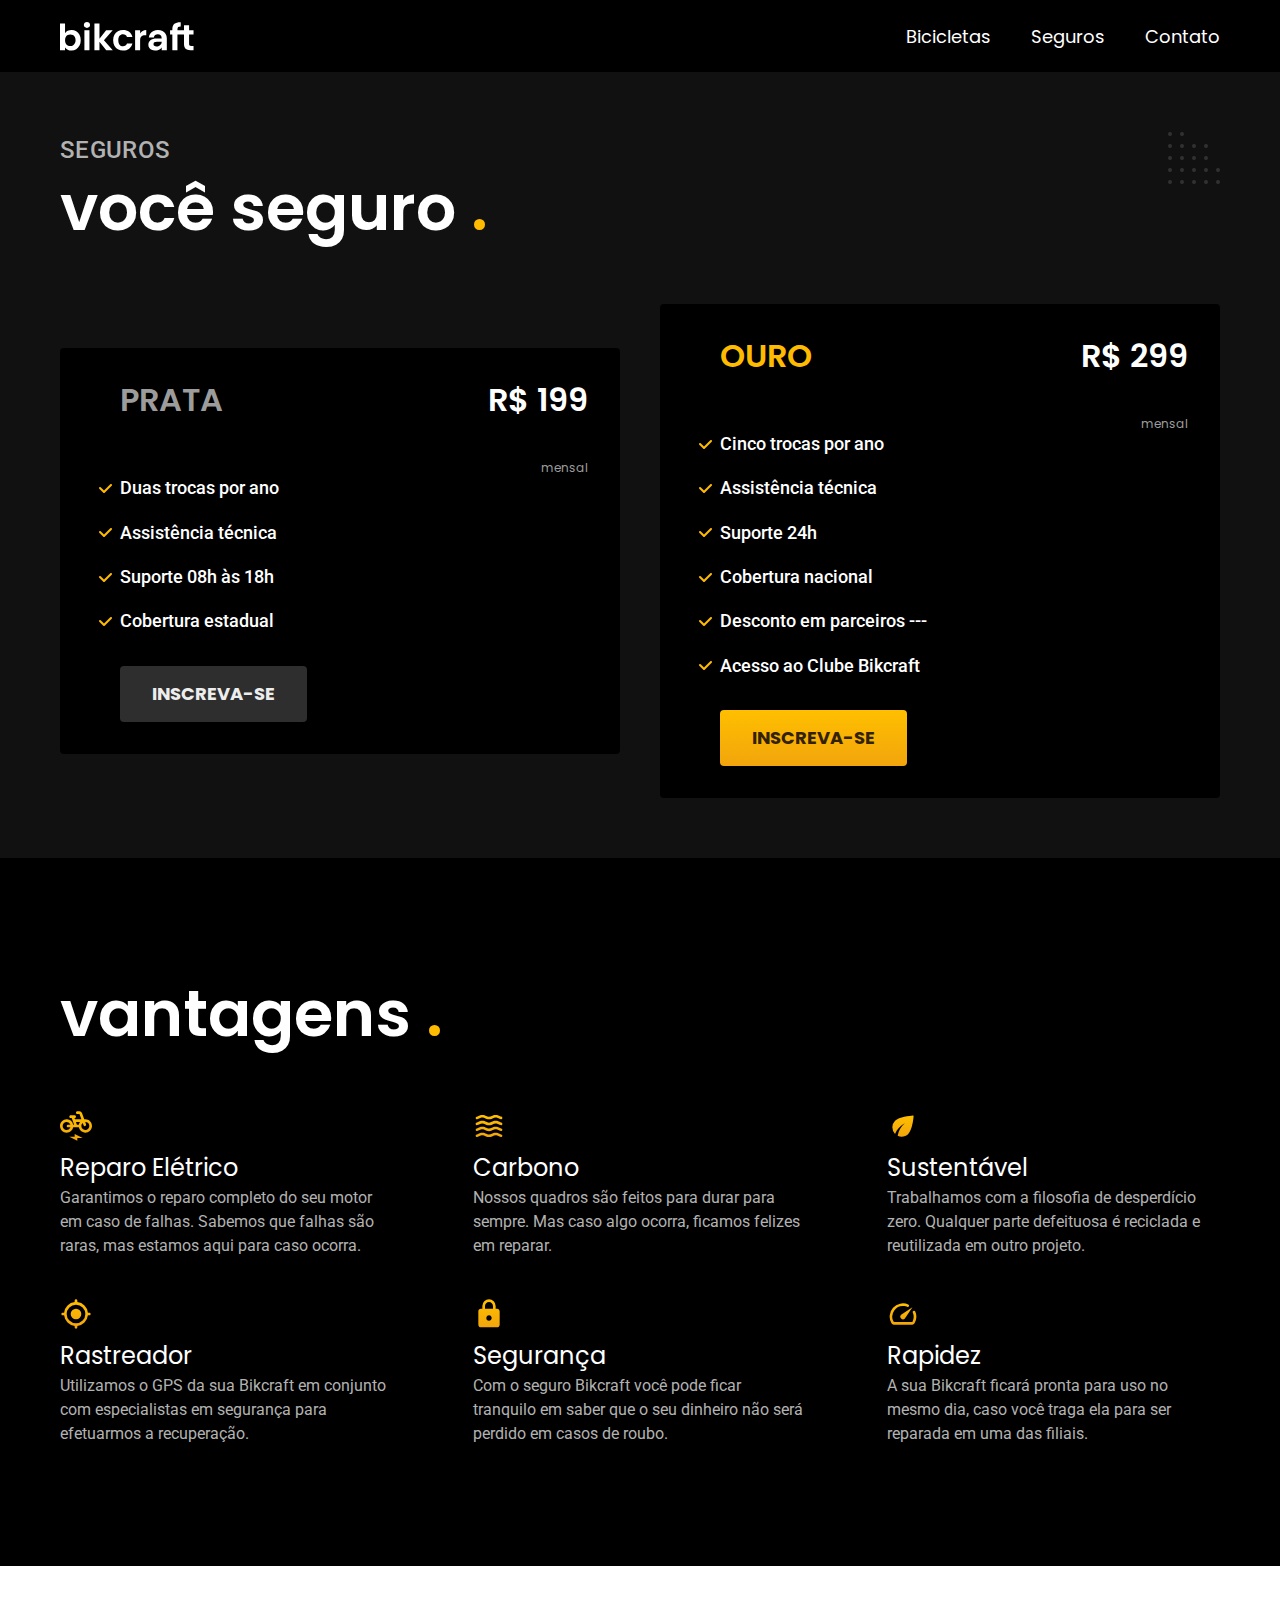
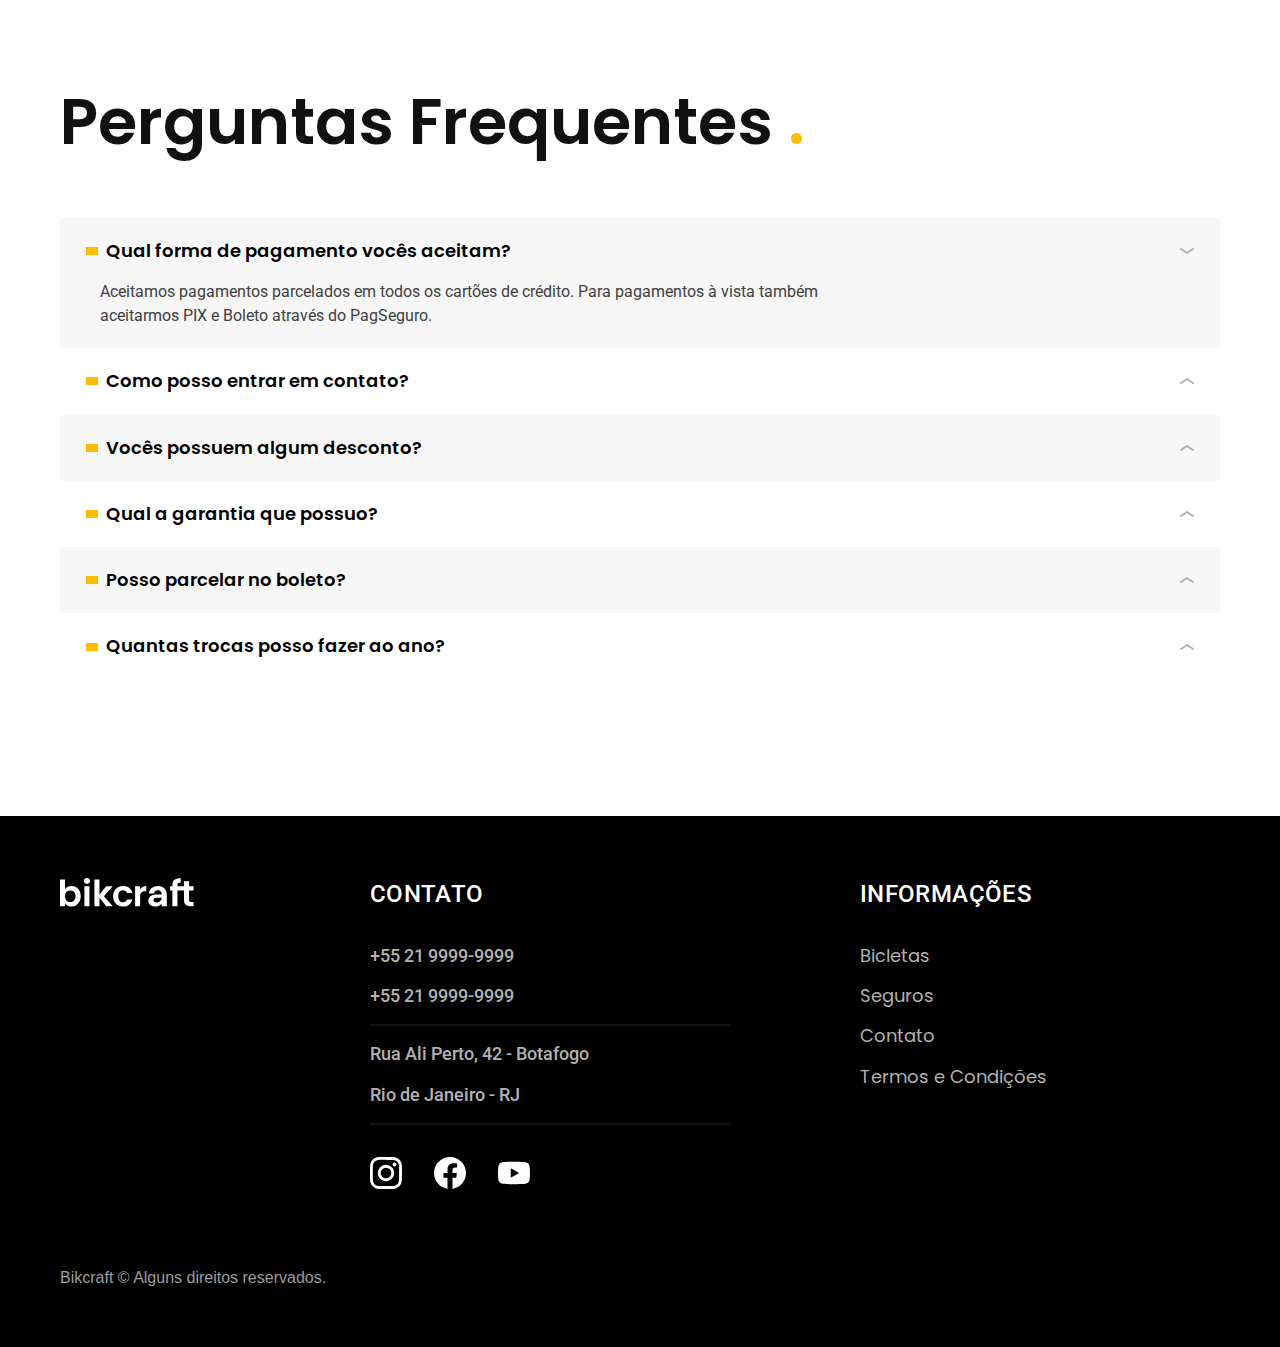
<file: seguros.html>
<!DOCTYPE html>
<html lang="pt-br">
<head>
    <meta charset="UTF-8">
    <meta name="viewport" content="width=device-width, initial-scale=1.0">
    <meta name="description" content="Termos e Condições">
    <title>Seguros | Bikcraft - Bicicleta Elétricas</title>
    <link rel="preload" href="./css/style.min.css" as="style">
    <link rel="stylesheet" href="./css/style.min.css">
    <link rel="preconnect" href="https://fonts.googleapis.com">
    <link rel="preconnect" href="https://fonts.gstatic.com" crossorigin>
    <link href="https://fonts.googleapis.com/css2?family=Merriweather:ital,wght@1,900&family=Poppins:wght@400;600&family=Roboto:wght@400;500&display=swap" rel="stylesheet">
    <link rel="icon" href="./favicon.svg" type="image/svg+xml">

    
<script>
        document.documentElement.classList.add('js')
    </script>
    
</head>
<body id="seguros">
    <header class="header-bg">
        <div class="header container">
            <a href="./index.html"><img src="./img/bikcraft.svg" alt="Bikcraft"></a>
            <nav aria-label="primaria">
                <ul class="header-menu cor-0">
                    <li><a href="./bicicletas.html">Bicicletas</a></li>
                    <li><a href="./Seguros.html">Seguros</a></li>
                    <li><a href="./Contato.html">Contato</a></li>
                </ul>
            </nav>
        </div>
    </header>

    <main class="seguros-bg">
        <div class="titulo-bg">
            <div class="titulo container">
                <p class="font-2-l-b cor-5">Seguros</p>
                <h1 class="font-1-xxl cor-0">você seguro <span class="cor-p1">.</span></h1>
            </div>
        </div>
        
            <div class="seguros container">
                <div class="seguros-item fadeInLeft" data-anime="200">
                    <h3 class="font-1-xl cor-6">PRATA</h3>
                    <span class="font-1-xl cor-0">R$ 199</span><span class="font-1-xs cor-6">mensal</span>
                    <ul class="font-2-m cor-0">
                        <li>Duas trocas por ano</li>
                        <li>Assistência técnica</li>
                        <li>Suporte 08h às 18h</li>
                        <li>Cobertura estadual</li>
                    </ul>
                    <a class="botao secundario" href="./orçamento.html?tipo=seguro&prouto=prata">inscreva-se</a>
                </div>
    
                <div class="seguros-item fadeInRight" data-anime="400">
                    <h3 class="font-1-xl cor-p1">OURO</h3>
                    <span class="font-1-xl cor-0">R$ 299</span><span class="font-1-xs cor-6">mensal</span>
                    <ul class="font-2-m cor-0">
                        <li>Cinco trocas por ano</li>
                        <li>Assistência técnica</li>
                        <li>Suporte 24h</li>
                        <li>Cobertura nacional</li>
                        <li>Desconto em parceiros ---</li>
                        <li>Acesso ao Clube Bikcraft</li>
                    </ul>
                    <a class="botao" href="./orçamento.html?tipo=seguro&prouto=ouro">inscreva-se</a>
                </div>
            </div>
            
        
        
    </main>
    
    <article class="vantagens-bg">
        <div class="vantagens container">
            <h2 class="font-1-xxl cor-0">vantagens <span class="cor-p1">.</span></h2>
        
            <ul>
                <li>
                    <img src="./img/icones/eletrica.svg" alt="">
                    <h3 class="font-1-l cor-0">Reparo Elétrico</h3>
                    <p class="font-2-s cor-5">Garantimos o reparo completo do seu motor em caso de falhas. Sabemos que falhas são raras, mas estamos aqui para caso ocorra.</p>
                </li>
                <li>
                    <img src="./img/icones/carbono.svg" alt="">
                    <h3 class="font-1-l cor-0">Carbono</h3>
                    <p class="font-2-s cor-5">Nossos quadros são feitos para durar para sempre. Mas caso algo ocorra, ficamos felizes em reparar.</p>
                </li>
                <li>
                    <img src="./img/icones/sustentavel.svg" alt="">
                    <h3 class="font-1-l cor-0">Sustentável</h3>
                    <p class="font-2-s cor-5">Trabalhamos com a filosofia de desperdício zero. Qualquer parte defeituosa é reciclada e reutilizada em outro projeto.</p>
                </li>
                <li>
                    <img src="./img/icones/rastreador.svg" alt="">
                    <h3 class="font-1-l cor-0">Rastreador</h3>
                    <p class="font-2-s cor-5">Utilizamos o GPS da sua Bikcraft em conjunto com especialistas em segurança para efetuarmos a recuperação.</p>
                </li>
                <li>
                    <img src="./img/icones/seguro.svg" alt="">
                    <h3 class="font-1-l cor-0">Segurança</h3>
                    <p class="font-2-s cor-5">Com o seguro Bikcraft você pode ficar tranquilo em saber que o seu dinheiro não será perdido em casos de roubo.</p>
                </li>
                <li>
                    <img src="./img/icones/velocidade.svg" alt="">
                    <h3 class="font-1-l cor-0">Rapidez</h3>
                    <p class="font-2-s cor-5">A sua Bikcraft ficará pronta para uso no mesmo dia, caso você traga ela para ser reparada em uma das filiais.</p>
                </li>
            </ul>
        </div>
    </article>

    <article class="perguntas container">
        <h2 class="font-1-xxl ">Perguntas Frequentes <span class="cor-p1">.</span></h2>
        <dl>
            <div>
                <dt><button class="font-1-m-b" aria-controls="pergunta1" aria-expanded="true">Qual forma de pagamento vocês aceitam?</button></dt>
                <dd id="pergunta1" class="font-2-s cor-9 ativa" >Aceitamos pagamentos parcelados em todos os cartões de crédito. Para pagamentos à vista também aceitarmos PIX e Boleto através do PagSeguro.</dd>
            </div>
            <div>
                <dt><button class="font-1-m-b" aria-controls="pergunta2" aria-expanded="false">Como posso entrar em contato?</button></dt>
                <dd id="pergunta2" class="font-2-s cor-9">Aceitamos pagamentos parcelados em todos os cartões de crédito. Para pagamentos à vista também aceitarmos PIX e Boleto através do PagSeguro.</dd>
            </div>
            <div>
                <dt ><button class="font-1-m-b" aria-controls="pergunta3" aria-expanded="false">Vocês possuem algum desconto?</button></dt>
                <dd id="pergunta3" class="font-2-s cor-9">Aceitamos pagamentos parcelados em todos os cartões de crédito. Para pagamentos à vista também aceitarmos PIX e Boleto através do PagSeguro.</dd>
            </div>
            <div>
                <dt><button class="font-1-m-b" aria-controls="pergunta4" aria-expanded="false">Qual a garantia que possuo?</button></dt>
                <dd id="pergunta4" class="font-2-s cor-9">Aceitamos pagamentos parcelados em todos os cartões de crédito. Para pagamentos à vista também aceitarmos PIX e Boleto através do PagSeguro.</dd>
            </div>
            <div>
                <dt><button class="font-1-m-b" aria-controls="pergunta5" aria-expanded="false">Posso parcelar no boleto?</button></dt>
                <dd id="pergunta5" class="font-2-s cor-9">Aceitamos pagamentos parcelados em todos os cartões de crédito. Para pagamentos à vista também aceitarmos PIX e Boleto através do PagSeguro.</dd>
            </div>
            <div>
                <dt><button class="font-1-m-b" aria-controls="pergunta6" aria-expanded="false">Quantas trocas posso fazer ao ano?</button></dt>
                <dd id="pergunta6" class="font-2-s cor-9">Aceitamos pagamentos parcelados em todos os cartões de crédito. Para pagamentos à vista também aceitarmos PIX e Boleto através do PagSeguro.</dd>
            </div>
        </dl>
    </article>

    <footer class="footer-bg">
        <div class="footer container">
            <img src="./img/bikcraft.svg" alt="bikcraft">
            <div class="footer-contato">
                <h3 class="font-2-l-b cor-0">contato</h3>
                <ul class="font-2-m cor-5">
                    <li><a href="tel:+552199999999">+55 21 9999-9999</a></li>
                    <li><a href="mailto:contato@bikcraft.com">+55 21 9999-9999</a></li>
                    <li>Rua Ali Perto, 42 - Botafogo</li>
                    <li>Rio de Janeiro - RJ</li>
                </ul>
                <div class="footer-redes">
                    <a href="">
                        <img src="./img/redes/instagram.svg" alt="">
                    </a>
                    <a href="">
                        <img src="./img/redes/facebook.svg" alt="">
                    </a>
                    <a href="">
                        <img src="./img/redes/youtube.svg" alt="">
                    </a>
                    
                </div>
            </div>

            <div class="footer-informacoes">
                <h3 class="font-2-l-b cor-0">Informações</h3>
                <nav>
                    <ul class="font-1-m cor-5">
                        <li><a href="./bicletas.html">Bicletas</a></li>
                        <li><a href="./Seguros.html">Seguros</a></li>
                        <li><a href="./Contato.html">Contato</a></li>
                        <li><a href="./Contato.html">Termos e Condições</a></li>
                    </ul>
                </nav>
            </div>
            <p class="footer-copy font-2-n cor-6">Bikcraft © Alguns direitos reservados.</p>
        </div>    
    </footer>
    <script src="./js/pluguins/simple-anime.js"></script>
    <script src="./js/script.js"></script>
</body>

</html>
</file>
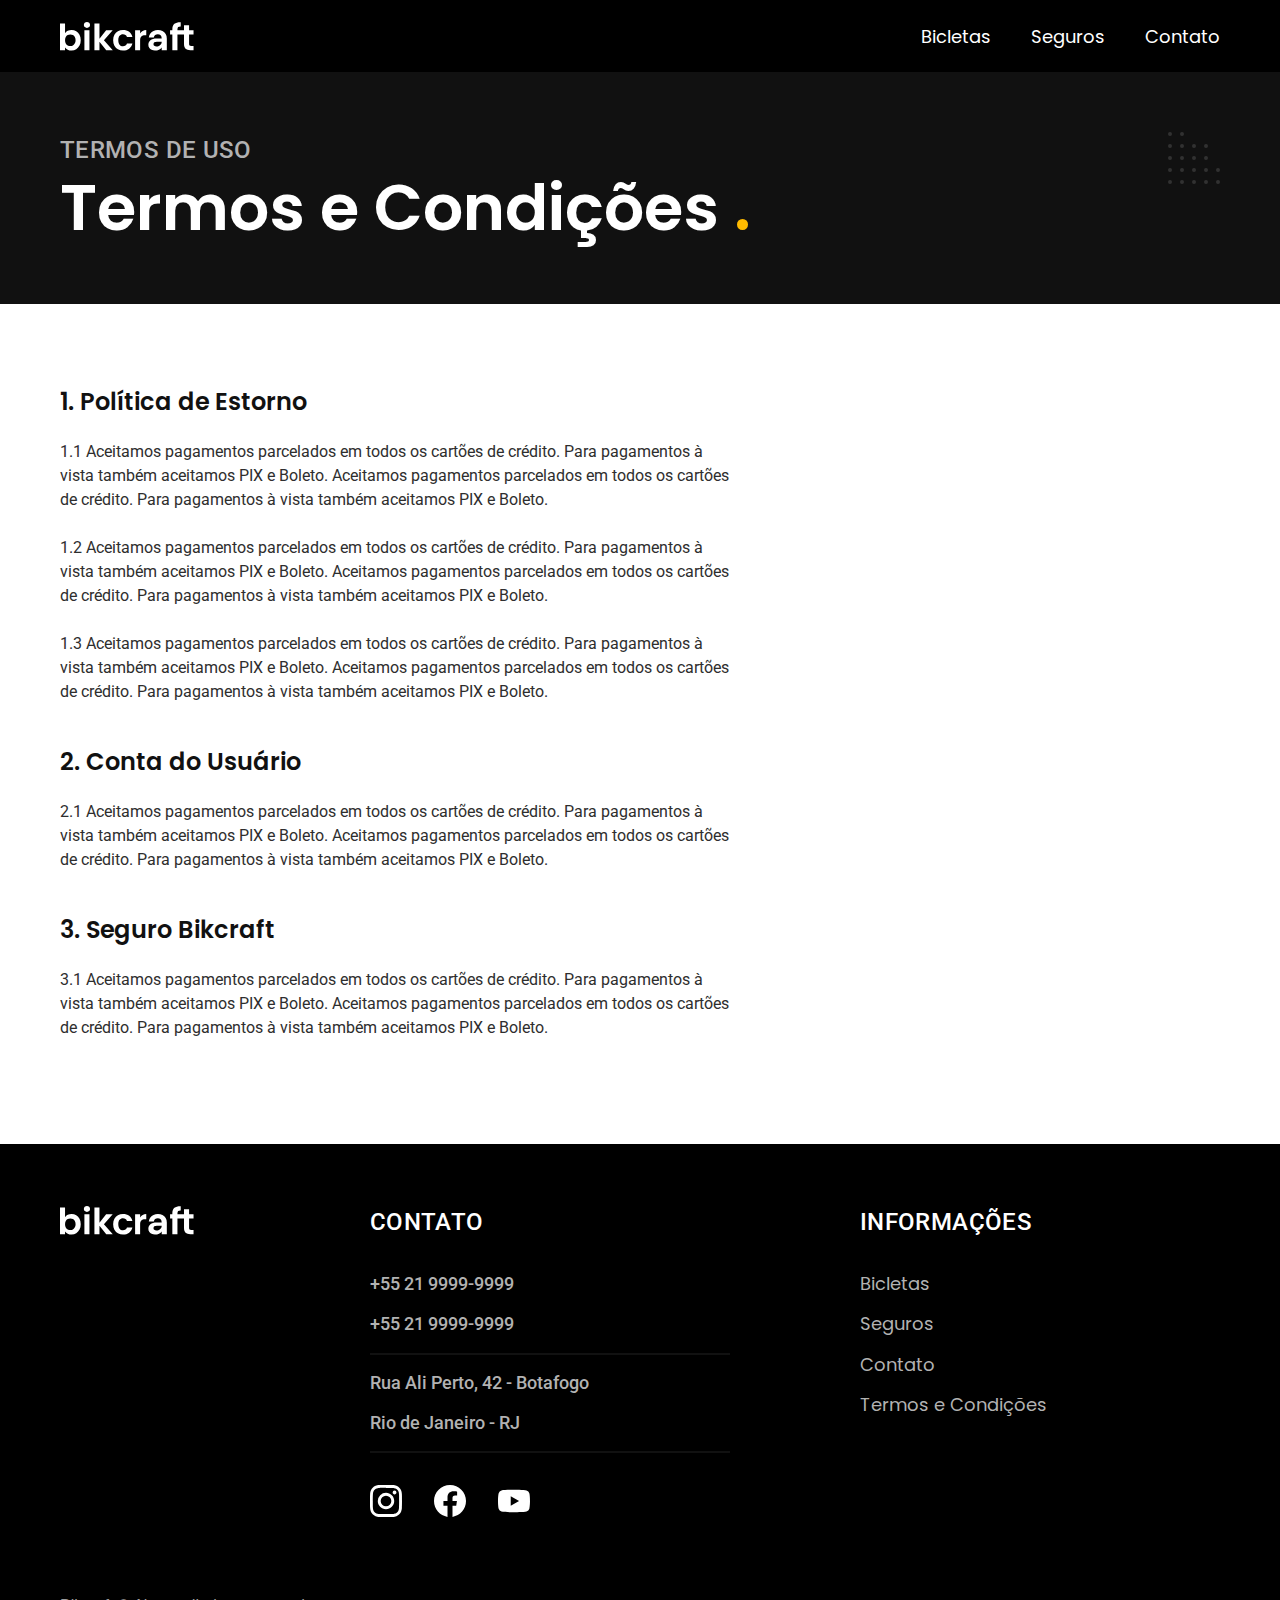
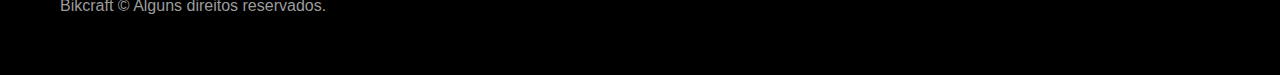
<file: termos.html>
<!DOCTYPE html>
<html lang="pt-br">
<head>
    <meta charset="UTF-8">
    <meta name="viewport" content="width=device-width, initial-scale=1.0">
    <meta name="description" content="Termos e Condições">
    <title>Termos e Condições | Bikcraft - Bicicleta Elétricas</title>
    <link rel="preload" href="./css/style.min.css" as="style">
    <link rel="stylesheet" href="./css/style.min.css">
    <link rel="preconnect" href="https://fonts.googleapis.com">
    <link rel="preconnect" href="https://fonts.gstatic.com" crossorigin>
    <link href="https://fonts.googleapis.com/css2?family=Merriweather:ital,wght@1,900&family=Poppins:wght@400;600&family=Roboto:wght@400;500&display=swap" rel="stylesheet">
    <link rel="icon" href="./favicon.svg" type="image/svg+xml">

    
<script>
        document.documentElement.classList.add('js')
    </script>
    
</head>
<body>
    <header class="header-bg">
        <div class="header container">
            <a href="./index.html"><img src="./img/bikcraft.svg" alt="Bikcraft"></a>
            <nav aria-label="primaria">
                <ul class="header-menu cor-0">
                    <li><a href="./bicicletas.html">Bicletas</a></li>
                    <li><a href="./Seguros.html">Seguros</a></li>
                    <li><a href="./Contato.html">Contato</a></li>
                </ul>
            </nav>
        </div>
    </header>

    <main>
        <div class="titulo-bg">
            <div class="titulo container">
                <p class="font-2-l-b cor-5">Termos de uso</p>
                <h1 class="font-1-xxl cor-0">Termos e Condições <span class="cor-p1">.</span></h1>
            </div>
        </div>

        <div class="termos container font-2-s cor-10">
            <h2 class="font-1-l cor-11">1. Política de Estorno</h2>
            <p>1.1 Aceitamos pagamentos parcelados em todos os cartões de crédito. Para pagamentos à vista também aceitamos PIX e Boleto. Aceitamos pagamentos parcelados em todos os cartões de crédito. Para pagamentos à vista também aceitamos PIX e Boleto.</p>
            <p>1.2 Aceitamos pagamentos parcelados em todos os cartões de crédito. Para pagamentos à vista também aceitamos PIX e Boleto. Aceitamos pagamentos parcelados em todos os cartões de crédito. Para pagamentos à vista também aceitamos PIX e Boleto.</p>
            <p>1.3 Aceitamos pagamentos parcelados em todos os cartões de crédito. Para pagamentos à vista também aceitamos PIX e Boleto. Aceitamos pagamentos parcelados em todos os cartões de crédito. Para pagamentos à vista também aceitamos PIX e Boleto.</p>
            <h2 class="font-1-l cor-11">2. Conta do Usuário</h2>
            <p>2.1 Aceitamos pagamentos parcelados em todos os cartões de crédito. Para pagamentos à vista também aceitamos PIX e Boleto. Aceitamos pagamentos parcelados em todos os cartões de crédito. Para pagamentos à vista também aceitamos PIX e Boleto.</p>
            <h2 class="font-1-l cor-11">3. Seguro Bikcraft</h2>
            <p>3.1 Aceitamos pagamentos parcelados em todos os cartões de crédito. Para pagamentos à vista também aceitamos PIX e Boleto. Aceitamos pagamentos parcelados em todos os cartões de crédito. Para pagamentos à vista também aceitamos PIX e Boleto.</p>
        </div>
    </main>

    <footer class="footer-bg">
        <div class="footer container">
            <img src="./img/bikcraft.svg" alt="bikcraft">
            <div class="footer-contato">
                <h3 class="font-2-l-b cor-0">contato</h3>
                <ul class="font-2-m cor-5">
                    <li><a href="tel:+552199999999">+55 21 9999-9999</a></li>
                    <li><a href="mailto:contato@bikcraft.com">+55 21 9999-9999</a></li>
                    <li>Rua Ali Perto, 42 - Botafogo</li>
                    <li>Rio de Janeiro - RJ</li>
                </ul>
                <div class="footer-redes">
                    <a href="">
                        <img src="./img/redes/instagram.svg" alt="">
                    </a>
                    <a href="">
                        <img src="./img/redes/facebook.svg" alt="">
                    </a>
                    <a href="">
                        <img src="./img/redes/youtube.svg" alt="">
                    </a>
                    
                </div>
            </div>

            <div class="footer-informacoes">
                <h3 class="font-2-l-b cor-0">Informações</h3>
                <nav>
                    <ul class="font-1-m cor-5">
                        <li><a href="./bicletas.html">Bicletas</a></li>
                        <li><a href="./Seguros.html">Seguros</a></li>
                        <li><a href="./Contato.html">Contato</a></li>
                        <li><a href="./Contato.html">Termos e Condições</a></li>
                    </ul>
                </nav>
            </div>
            <p class="footer-copy font-2-n cor-6">Bikcraft © Alguns direitos reservados.</p>
        </div>    
    </footer>
    <script src="./js/script.js"></script>
</body>

</html>
</file>
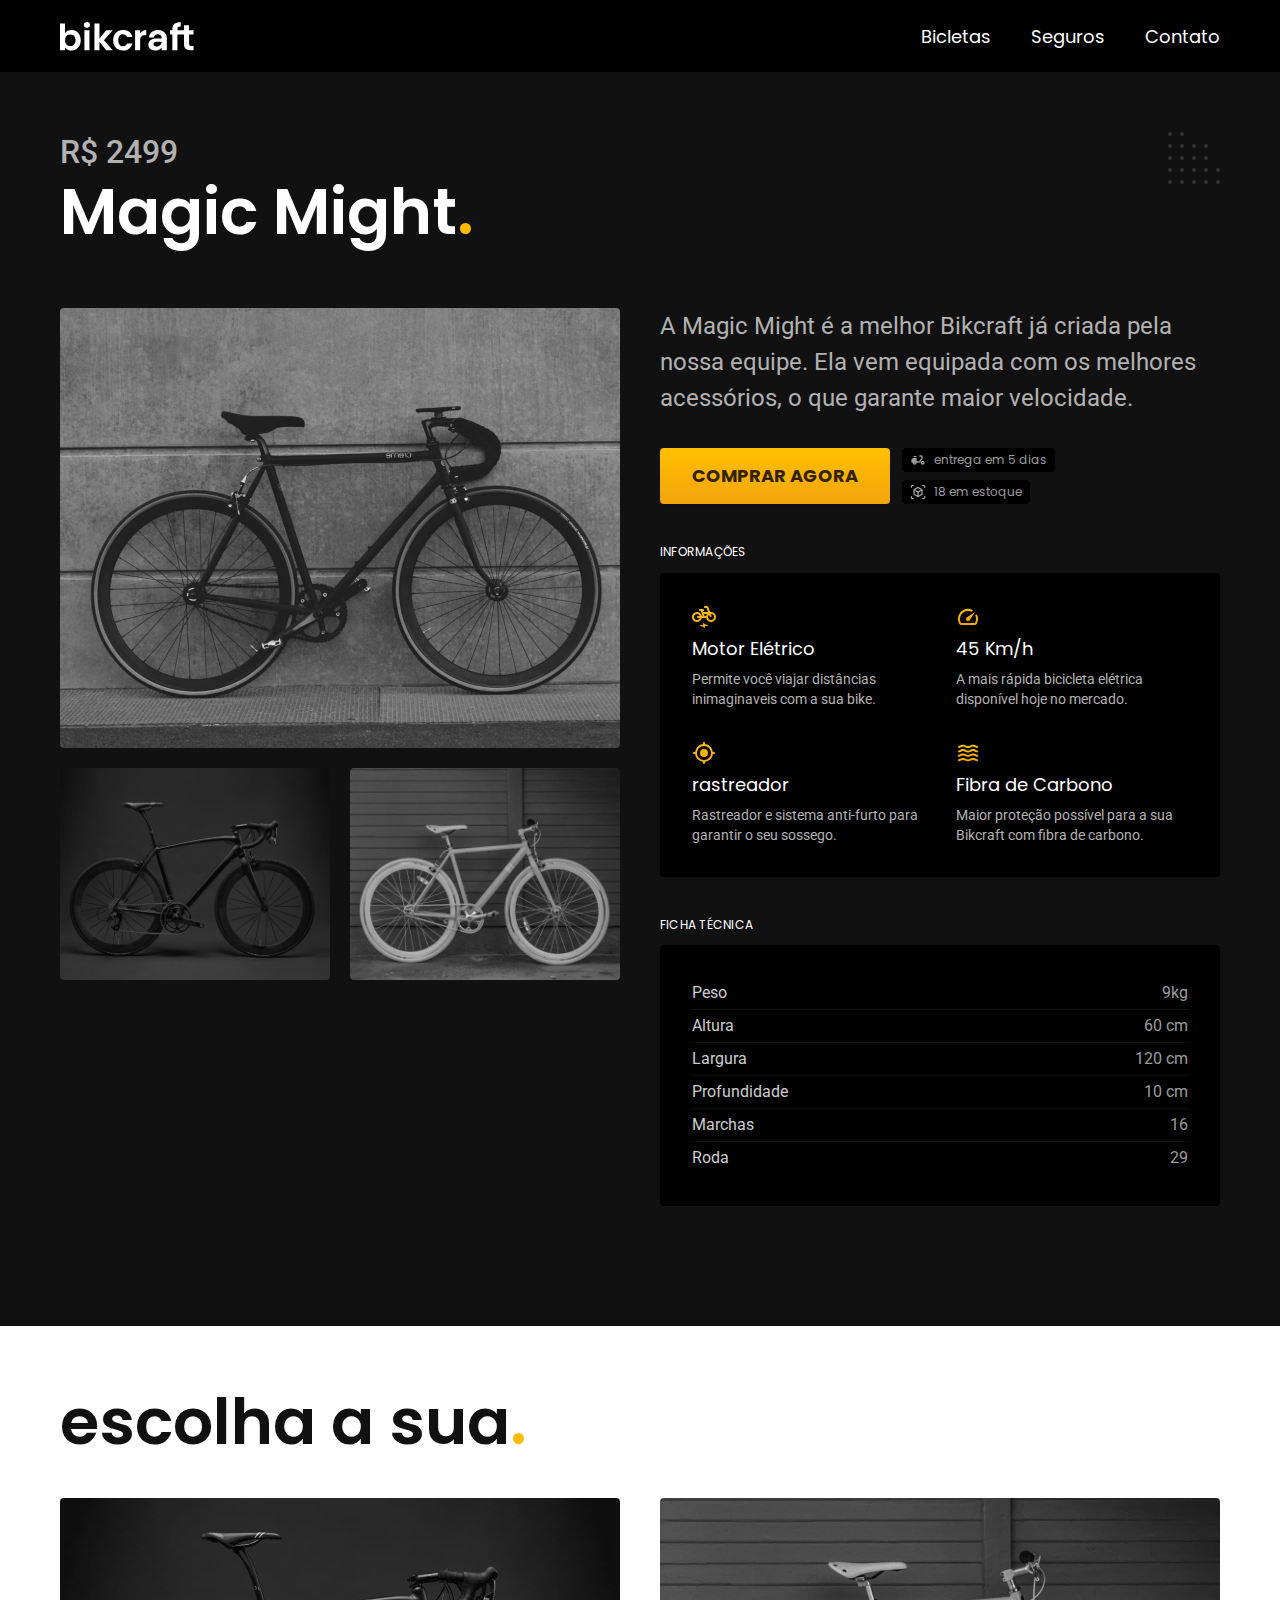
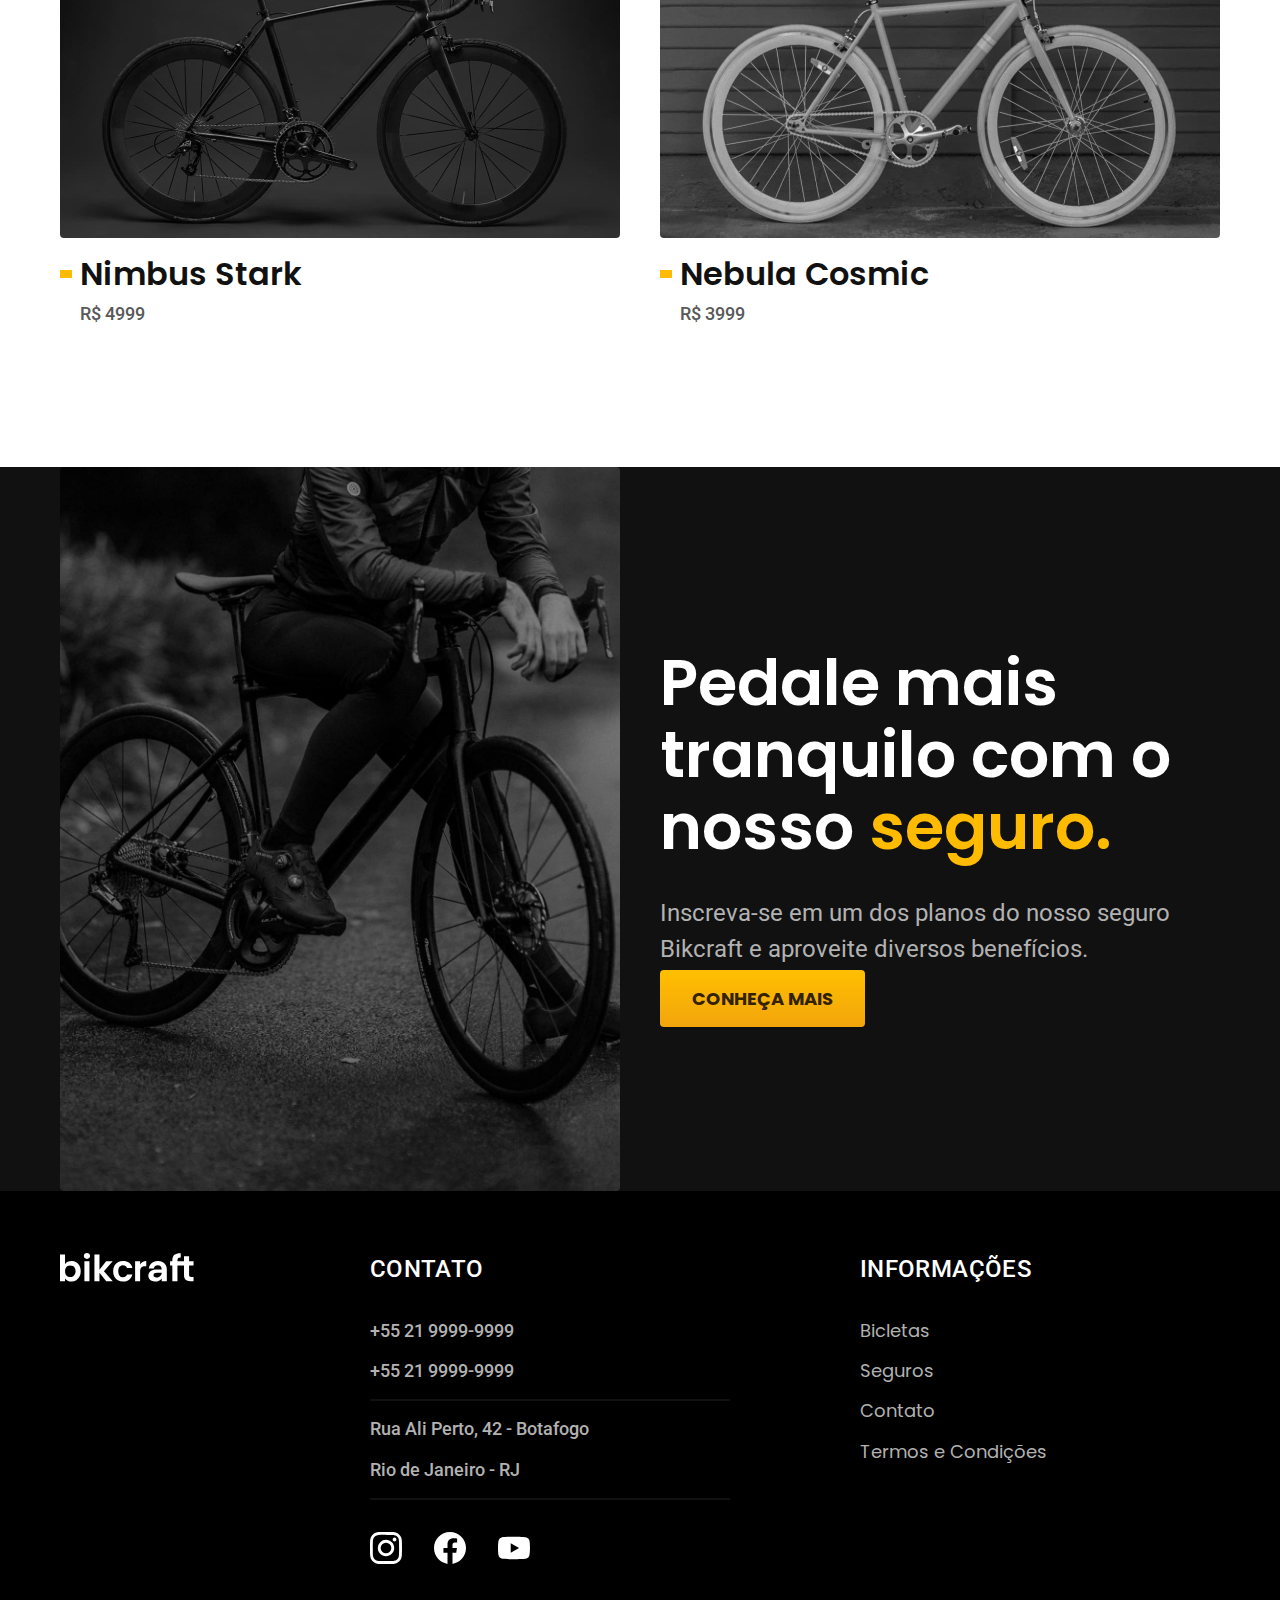
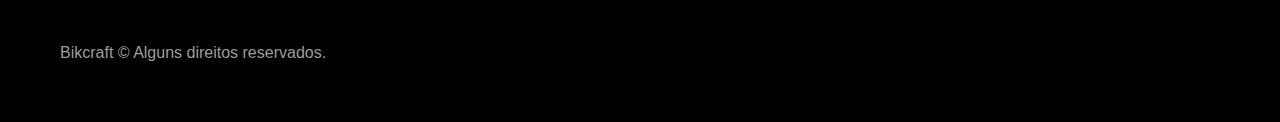
<file: bicicletas/magic.html>
<!DOCTYPE html>
<html lang="pt-br">
<head>
    <meta charset="UTF-8">
    <meta name="viewport" content="width=device-width, initial-scale=1.0">
    <meta name="description" content="Termos e Condições">
    <title>Termos e Condições | Bikcraft - Bicicleta Elétricas</title>
    <link rel="preload" href="../css/style.min.css" as="style">
    <link rel="stylesheet" href="../css/style.min.css">
    <link rel="preconnect" href="https://fonts.googleapis.com">
    <link rel="preconnect" href="https://fonts.gstatic.com" crossorigin>
    <link href="https://fonts.googleapis.com/css2?family=Merriweather:ital,wght@1,900&family=Poppins:wght@400;600&family=Roboto:wght@400;500&display=swap" rel="stylesheet">
    <link rel="icon" href="../favicon.svg" type="image/svg+xml">

    
<script>
        document.documentElement.classList.add('js')
    </script>
    
</head>
<body id="bicicleta">
    <header class="header-bg">
        <div class="header container">
            <a href="../"><img src="../img/bikcraft.svg" alt="Bikcraft"></a>
            <nav aria-label="primaria">
                <ul class="header-menu cor-0">
                    <li><a href="../bicletas.html">Bicletas</a></li>
                    <li><a href="../Seguros.html">Seguros</a></li>
                    <li><a href="../Contato.html">Contato</a></li>
                </ul>
            </nav>
        </div>
    </header>

    <main class="titulo-bg">
        <div >
            <div class="titulo container">
                <p class="font-2-xl cor-5">R$ 2499</p>
                <h1 class="font-1-xxl cor-0">Magic Might<span class="cor-p1">.</span></h1>
            </div>
        </div>
        <div class="bicicleta container">
            <div class="bicicleta-imagens">
                <img src="../img/bicicleta/nimbus2.jpg" alt="">
                <img src="../img/bicicleta/nimbus1.jpg" alt="">
                <img src="../img/bicicleta/nimbus3.jpg" alt="">
            </div>
            <div class="bicicleta-conteudo">
                <p class="font-2-l cor-5">A Magic Might é a melhor Bikcraft já criada pela nossa equipe. Ela vem equipada com os melhores acessórios, o que garante maior velocidade.</p>
                <div class="bicicleta-comprar">
                    <a class="botao" href="../orcamento.html?tipo=bikcraft&produto=magic">Comprar Agora</a>
                    <span class="font-1-xs cor-6"><img src="../img/icones/entrega.svg" alt="">entrega em 5 dias</span>
                    <span class="font-1-xs cor-6"><img src="../img/icones/estoque.svg" alt="">18 em estoque</span>
                </div>
            
                <div>
                    <h2 class="font-1-xs cor-0">Informações</h2>
                    <ul class="bicicleta-informacoes">
                        <li>
                            <img src="../img/icones/eletrica.svg" alt="">
                            <h3 class="font-1-m cor-0">Motor Elétrico</h3>
                            <p class="font-2-xs cor-5">Permite você viajar distâncias inimaginaveis com a sua bike.</p>
                        </li>
                        <li>
                            <img src="../img/icones/velocidade.svg" alt="">
                            <h3 class="font-1-m cor-0">45 Km/h</h3>
                            <p class="font-2-xs cor-5">A mais rápida bicicleta elétrica disponível hoje no mercado.</p>
                        </li>
                        <li>
                            <img src="../img/icones/rastreador.svg" alt="">
                            <h3 class="font-1-m cor-0">rastreador</h3>
                            <p class="font-2-xs cor-5">Rastreador e sistema anti-furto para garantir o seu sossego.</p>
                        </li>
                        <li>
                            <img src="../img/icones/carbono.svg" alt="">
                            <h3 class="font-1-m cor-0">Fibra de Carbono</h3>
                            <p class="font-2-xs cor-5">Maior proteção possível para a sua Bikcraft com fibra de carbono.</p>
                        </li>
                    </ul>
                    <h2 class="font-1-xs cor-0">Ficha Técnica</h2>
                    <ul class="bicicleta-ficha font-2-s cor-4">
                        <li>Peso <span>9kg</span></li>
                        <li>Altura <span>60 cm</span></li>
                        <li>Largura <span>120 cm</span></li>
                        <li>Profundidade <span>10 cm</span></li>
                        <li>Marchas<span>16</span></li>
                        <li>Roda <span>29</span></li>
                    </ul>
                </div>
            </div>
        </div>

        
    </main>

    <article class="bicicleta-lista container">
        <h2 class="font-1-xxl">escolha a sua<span class="cor-p1">.</span></h2>
        <ul>
            <li>
                <a href="./nimbus.html">
                    <img src="../img/bicicletas/nimbus.jpg" alt="bicicleta preta">
                    <h3 class="font-1-xl">Nimbus Stark</h3>
                    <span class="font-2-m cor-8">R$ 4999</span>
                </a>
            </li>
        
        
            
        
        
            <li>
                <a href="./nebula.html">
                    <img src="../img/bicicletas/nebula.jpg" alt="bicicleta preta">
                    <h3 class="font-1-xl">Nebula Cosmic</h3>
                    <span class="font-2-m cor-8">R$ 3999</span>
                </a>
            </li>
        </ul>
    </article>

    <article class="seguro-bg">
        <div class="seguro container">
            <div class="seguro-imagem">
                <img src="../img/fotos/seguros.jpg" alt="Pessoa parada em cima de uma  bicicleta">
            </div>
            <div class="seguro-conteudo">
                <h2 class="font-1-xxl cor-0">Pedale mais tranquilo com o nosso<span class="cor-p1"> seguro.</span></h2>
                <p class="font-2-l cor-5">Inscreva-se em um dos planos do nosso seguro Bikcraft e aproveite diversos benefícios.</p>
                <a class="botao" href="../seguros.html">Conheça Mais</a>
            </div>
        </div>
    </article>

    <footer class="footer-bg">
        <div class="footer container">
            <img src="../img/bikcraft.svg" alt="bikcraft">
            <div class="footer-contato">
                <h3 class="font-2-l-b cor-0">contato</h3>
                <ul class="font-2-m cor-5">
                    <li><a href="tel:+552199999999">+55 21 9999-9999</a></li>
                    <li><a href="mailto:contato@bikcraft.com">+55 21 9999-9999</a></li>
                    <li>Rua Ali Perto, 42 - Botafogo</li>
                    <li>Rio de Janeiro - RJ</li>
                </ul>
                <div class="footer-redes">
                    <a href="">
                        <img src="../img/redes/instagram.svg" alt="">
                    </a>
                    <a href="">
                        <img src="../img/redes/facebook.svg" alt="">
                    </a>
                    <a href="">
                        <img src="../img/redes/youtube.svg" alt="">
                    </a>
                    
                </div>
            </div>

            <div class="footer-informacoes">
                <h3 class="font-2-l-b cor-0">Informações</h3>
                <nav>
                    <ul class="font-1-m cor-5">
                        <li><a href="../bicletas.html">Bicletas</a></li>
                        <li><a href="../Seguros.html">Seguros</a></li>
                        <li><a href="../Contato.html">Contato</a></li>
                        <li><a href="../Contato.html">Termos e Condições</a></li>
                    </ul>
                </nav>
            </div>
            <p class="footer-copy font-2-n cor-6">Bikcraft © Alguns direitos reservados.</p>
        </div>    
    </footer>
    <script src="../js/script.js"></script>
</body>
</file>
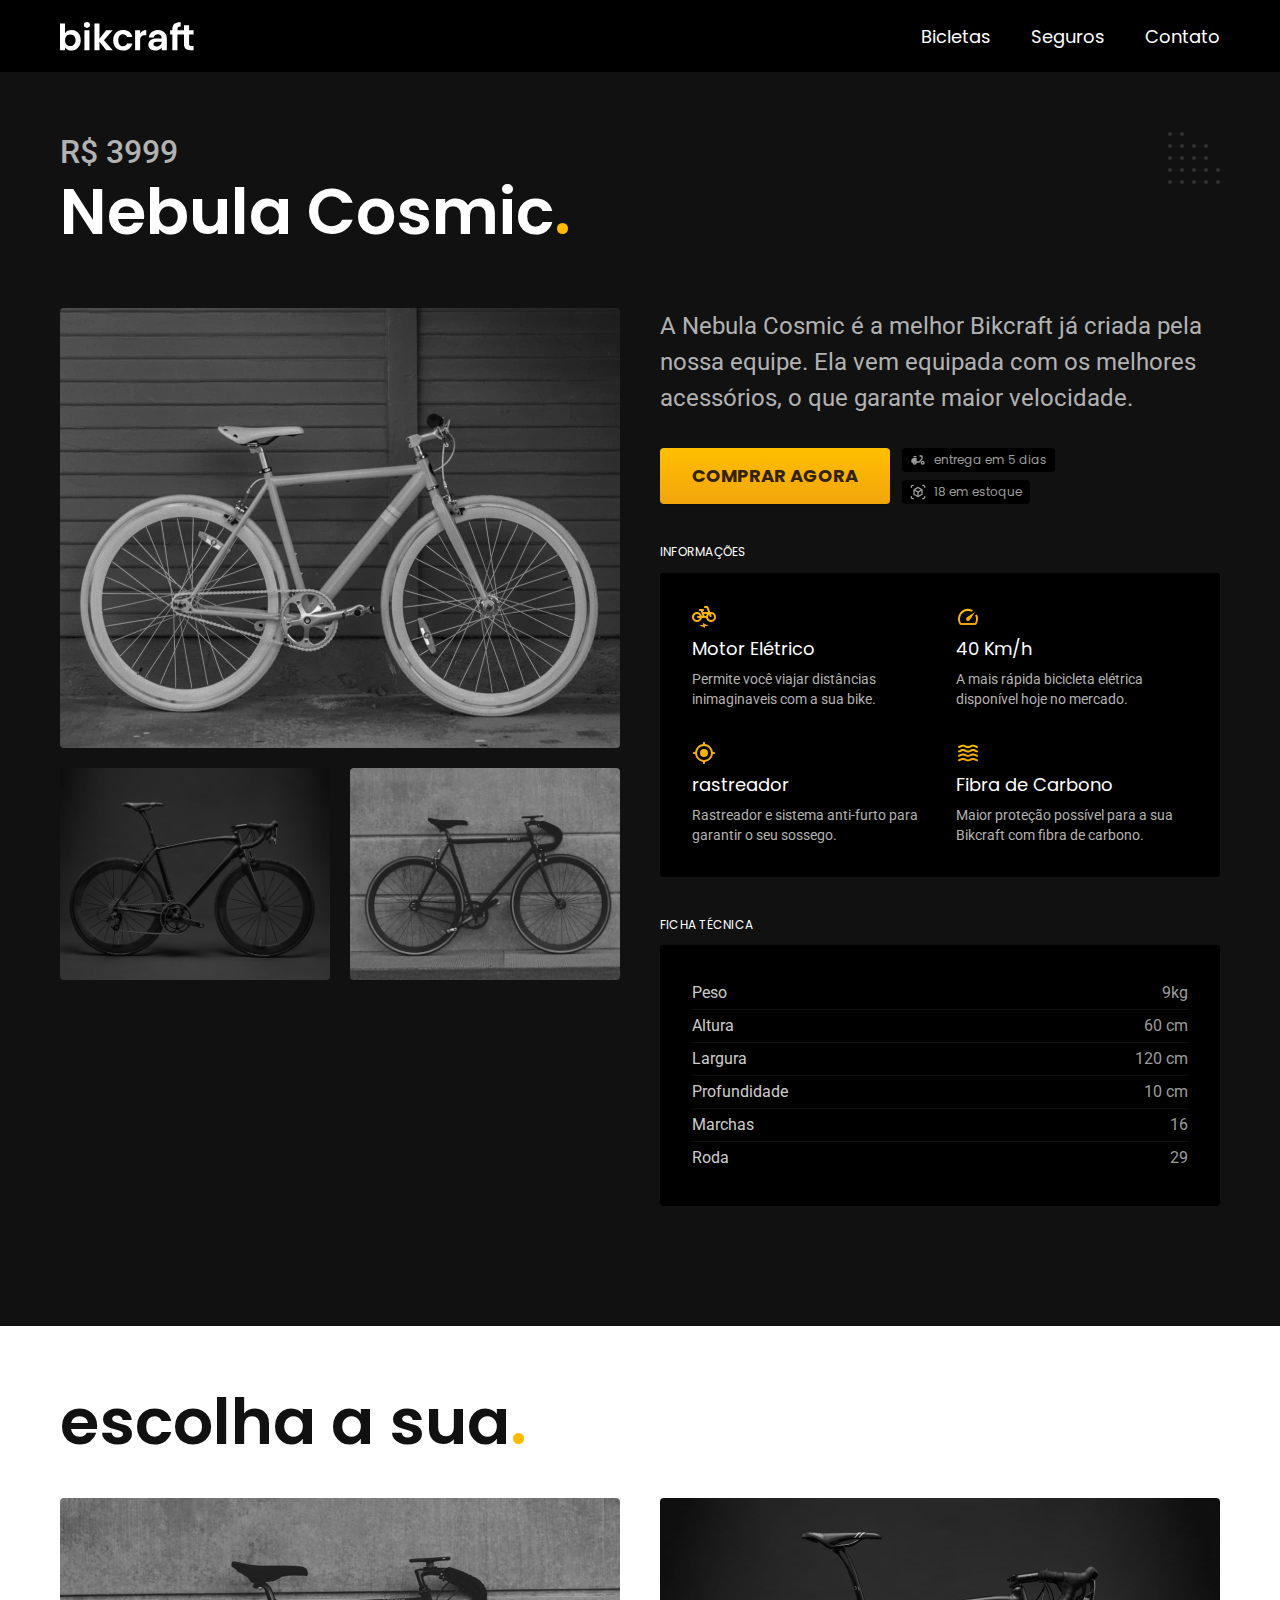
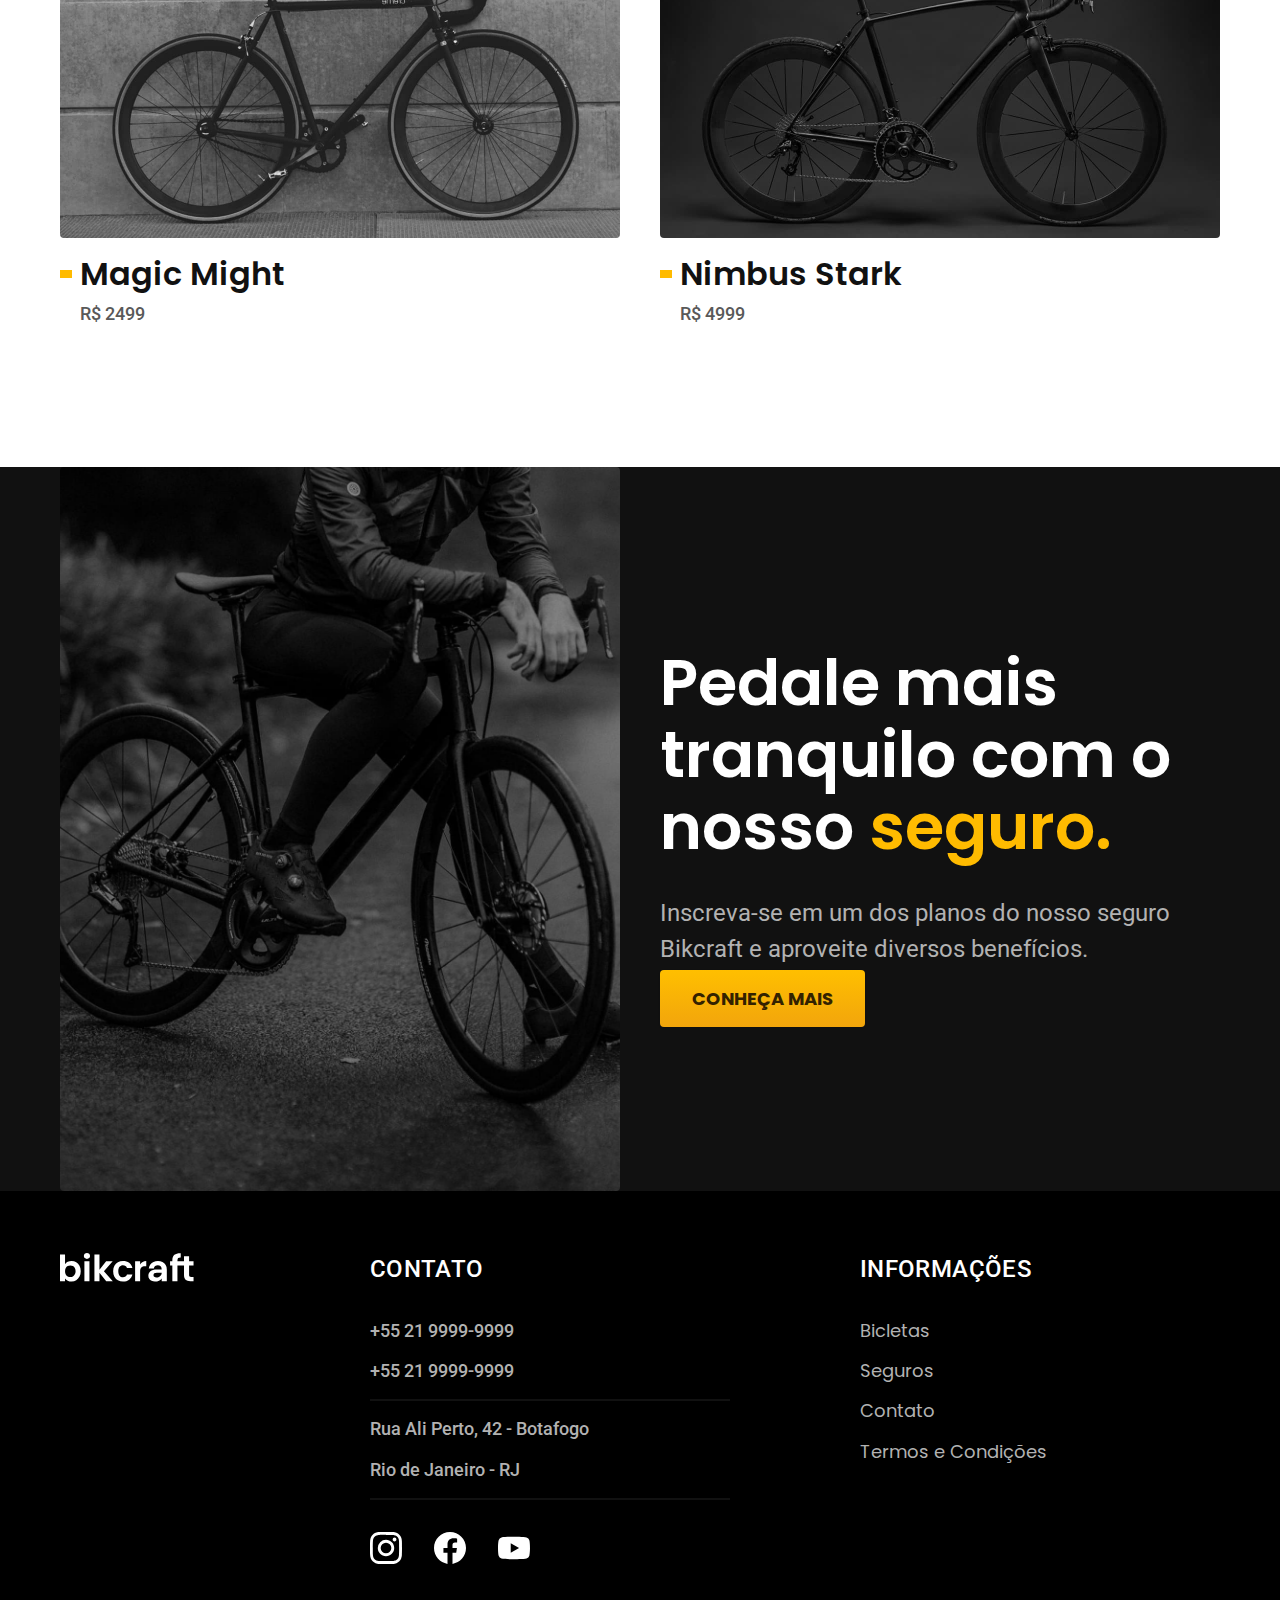
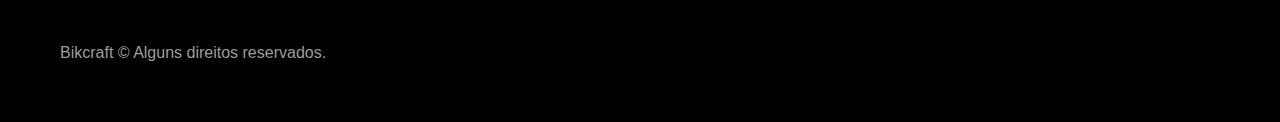
<file: bicicletas/nebula.html>
<!DOCTYPE html>
<html lang="pt-br">
<head>
    <meta charset="UTF-8">
    <meta name="viewport" content="width=device-width, initial-scale=1.0">
    <meta name="description" content="Termos e Condições">
    <title>Termos e Condições | Bikcraft - Bicicleta Elétricas</title>
    <link rel="preload" href="../css/style.min.css" as="style">
    <link rel="stylesheet" href="../css/style.min.css">
    <link rel="preconnect" href="https://fonts.googleapis.com">
    <link rel="preconnect" href="https://fonts.gstatic.com" crossorigin>
    <link href="https://fonts.googleapis.com/css2?family=Merriweather:ital,wght@1,900&family=Poppins:wght@400;600&family=Roboto:wght@400;500&display=swap" rel="stylesheet">
    <link rel="icon" href="../favicon.svg" type="image/svg+xml">

    
<script>
        document.documentElement.classList.add('js')
    </script>
    
</head>
<body id="bicicleta">
    <header class="header-bg">
        <div class="header container">
            <a href="../"><img src="../img/bikcraft.svg" alt="Bikcraft"></a>
            <nav aria-label="primaria">
                <ul class="header-menu cor-0">
                    <li><a href="../bicletas.html">Bicletas</a></li>
                    <li><a href="../Seguros.html">Seguros</a></li>
                    <li><a href="../Contato.html">Contato</a></li>
                </ul>
            </nav>
        </div>
    </header>

    <main class="titulo-bg">
        <div >
            <div class="titulo container">
                <p class="font-2-xl cor-5">R$ 3999</p>
                <h1 class="font-1-xxl cor-0">Nebula Cosmic<span class="cor-p1">.</span></h1>
            </div>
        </div>
        <div class="bicicleta container">
            <div class="bicicleta-imagens">
                <img src="../img/bicicleta/nimbus3.jpg" alt="">
                <img src="../img/bicicleta/nimbus1.jpg" alt="">
                <img src="../img/bicicleta/nimbus2.jpg" alt="">
            </div>
            <div class="bicicleta-conteudo">
                <p class="font-2-l cor-5">A Nebula Cosmic é a melhor Bikcraft já criada pela nossa equipe. Ela vem equipada com os melhores acessórios, o que garante maior velocidade.</p>
                <div class="bicicleta-comprar">
                    <a class="botao" href="../orcamento.html?tipo=bikcraft&produto=nebula">Comprar Agora</a>
                    <span class="font-1-xs cor-6"><img src="../img/icones/entrega.svg" alt="">entrega em 5 dias</span>
                    <span class="font-1-xs cor-6"><img src="../img/icones/estoque.svg" alt="">18 em estoque</span>
                </div>
            
                <div>
                    <h2 class="font-1-xs cor-0">Informações</h2>
                    <ul class="bicicleta-informacoes">
                        <li>
                            <img src="../img/icones/eletrica.svg" alt="">
                            <h3 class="font-1-m cor-0">Motor Elétrico</h3>
                            <p class="font-2-xs cor-5">Permite você viajar distâncias inimaginaveis com a sua bike.</p>
                        </li>
                        <li>
                            <img src="../img/icones/velocidade.svg" alt="">
                            <h3 class="font-1-m cor-0">40 Km/h</h3>
                            <p class="font-2-xs cor-5">A mais rápida bicicleta elétrica disponível hoje no mercado.</p>
                        </li>
                        <li>
                            <img src="../img/icones/rastreador.svg" alt="">
                            <h3 class="font-1-m cor-0">rastreador</h3>
                            <p class="font-2-xs cor-5">Rastreador e sistema anti-furto para garantir o seu sossego.</p>
                        </li>
                        <li>
                            <img src="../img/icones/carbono.svg" alt="">
                            <h3 class="font-1-m cor-0">Fibra de Carbono</h3>
                            <p class="font-2-xs cor-5">Maior proteção possível para a sua Bikcraft com fibra de carbono.</p>
                        </li>
                    </ul>
                    <h2 class="font-1-xs cor-0">Ficha Técnica</h2>
                    <ul class="bicicleta-ficha font-2-s cor-4">
                        <li>Peso <span>9kg</span></li>
                        <li>Altura <span>60 cm</span></li>
                        <li>Largura <span>120 cm</span></li>
                        <li>Profundidade <span>10 cm</span></li>
                        <li>Marchas<span>16</span></li>
                        <li>Roda <span>29</span></li>
                    </ul>
                </div>
            </div>
        </div>

        
    </main>

    <article class="bicicleta-lista container">
        <h2 class="font-1-xxl">escolha a sua<span class="cor-p1">.</span></h2>
        <ul>
            <li>
                <a href="./magic.html">
                    <img src="../img/bicicletas/magic.jpg" alt="bicicleta preta">
                    <h3 class="font-1-xl">Magic Might</h3>
                    <span class="font-2-m cor-8">R$ 2499</span>
                </a>
            </li>
        
        
            
        
        
            <li>
                <a href="./nimbus.html">
                    <img src="../img/bicicletas/nimbus.jpg" alt="bicicleta preta">
                    <h3 class="font-1-xl">Nimbus Stark</h3>
                    <span class="font-2-m cor-8">R$ 4999</span>
                </a>
            </li>
        </ul>
    </article>

    <article class="seguro-bg">
        <div class="seguro container">
            <div class="seguro-imagem">
                <img src="../img/fotos/seguros.jpg" alt="Pessoa parada em cima de uma  bicicleta">
            </div>
            <div class="seguro-conteudo">
                <h2 class="font-1-xxl cor-0">Pedale mais tranquilo com o nosso<span class="cor-p1"> seguro.</span></h2>
                <p class="font-2-l cor-5">Inscreva-se em um dos planos do nosso seguro Bikcraft e aproveite diversos benefícios.</p>
                <a class="botao" href="../seguros.html">Conheça Mais</a>
            </div>
        </div>
    </article>

    <footer class="footer-bg">
        <div class="footer container">
            <img src="../img/bikcraft.svg" alt="bikcraft">
            <div class="footer-contato">
                <h3 class="font-2-l-b cor-0">contato</h3>
                <ul class="font-2-m cor-5">
                    <li><a href="tel:+552199999999">+55 21 9999-9999</a></li>
                    <li><a href="mailto:contato@bikcraft.com">+55 21 9999-9999</a></li>
                    <li>Rua Ali Perto, 42 - Botafogo</li>
                    <li>Rio de Janeiro - RJ</li>
                </ul>
                <div class="footer-redes">
                    <a href="">
                        <img src="../img/redes/instagram.svg" alt="">
                    </a>
                    <a href="">
                        <img src="../img/redes/facebook.svg" alt="">
                    </a>
                    <a href="">
                        <img src="../img/redes/youtube.svg" alt="">
                    </a>
                    
                </div>
            </div>

            <div class="footer-informacoes">
                <h3 class="font-2-l-b cor-0">Informações</h3>
                <nav>
                    <ul class="font-1-m cor-5">
                        <li><a href="../bicletas.html">Bicletas</a></li>
                        <li><a href="../Seguros.html">Seguros</a></li>
                        <li><a href="../Contato.html">Contato</a></li>
                        <li><a href="../Contato.html">Termos e Condições</a></li>
                    </ul>
                </nav>
            </div>
            <p class="footer-copy font-2-n cor-6">Bikcraft © Alguns direitos reservados.</p>
        </div>    
    </footer>
    <script src="../js/script.js"></script>
</body>
</file>
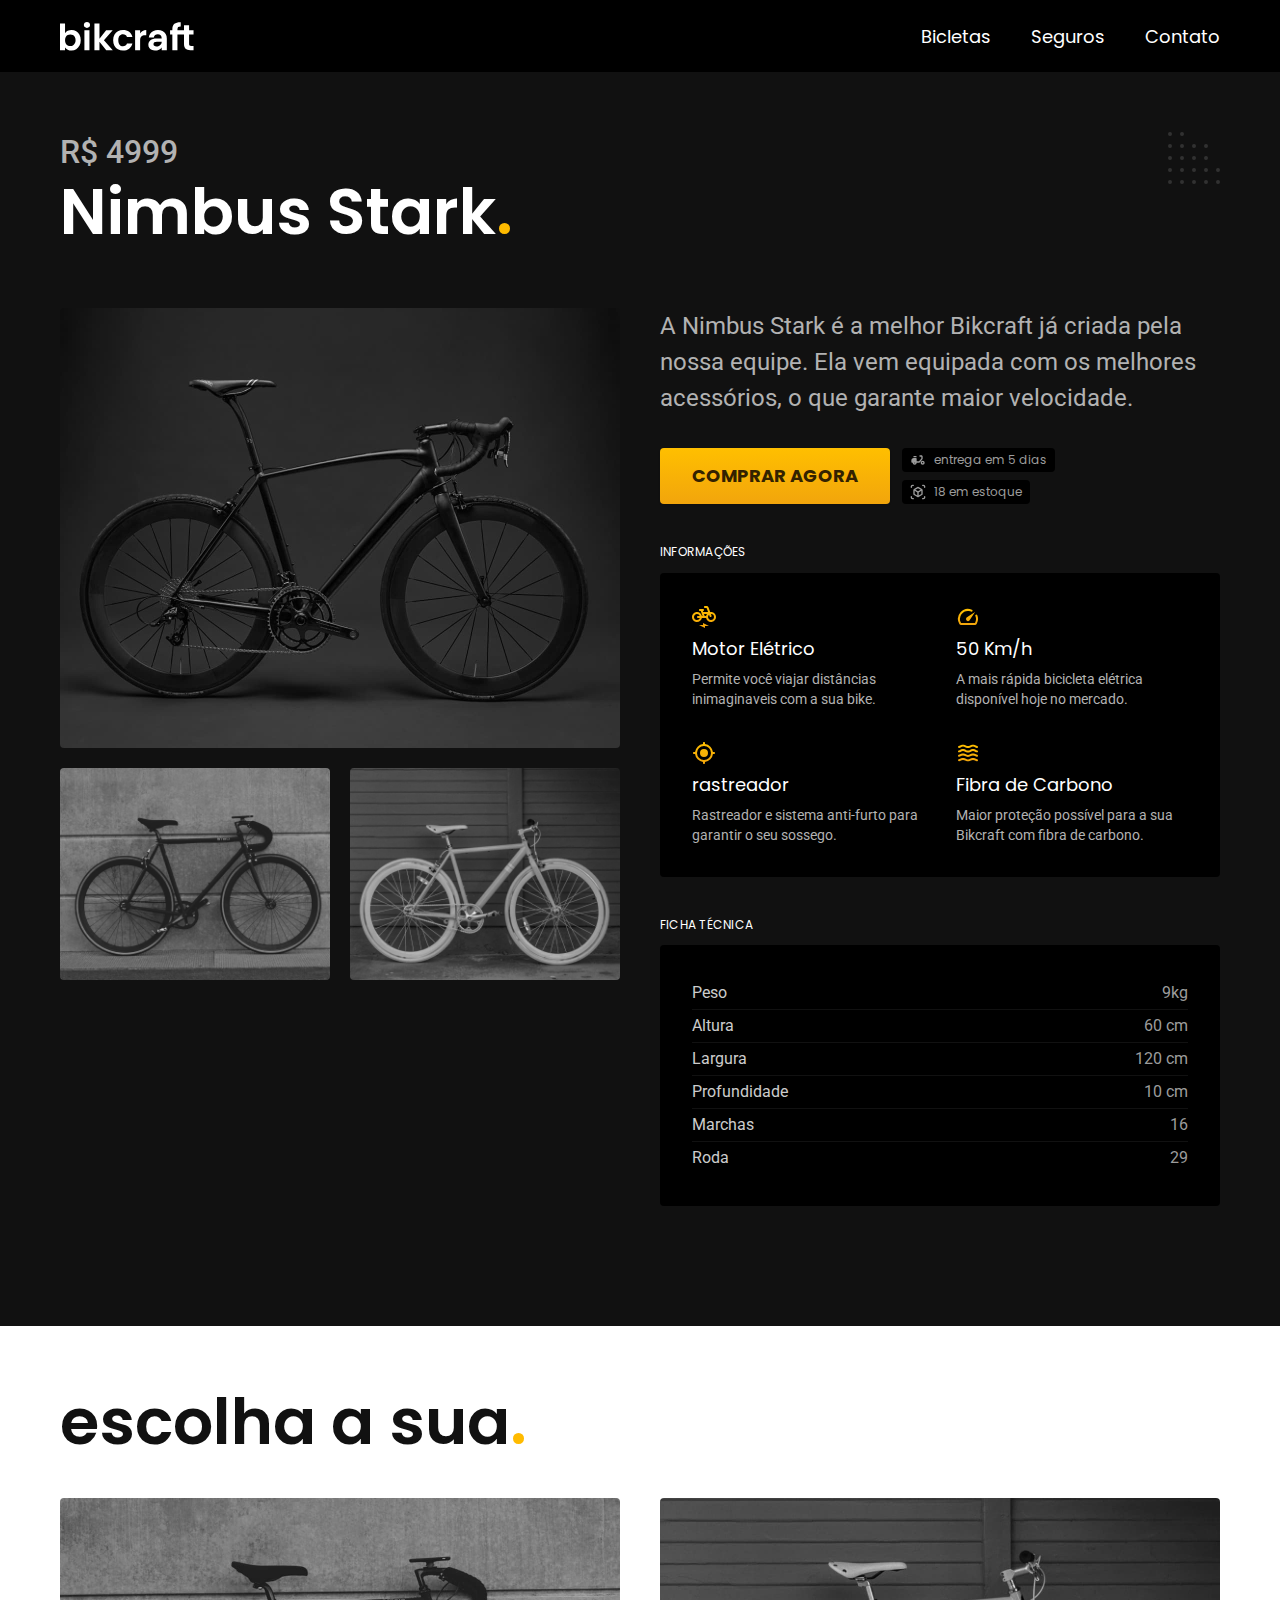
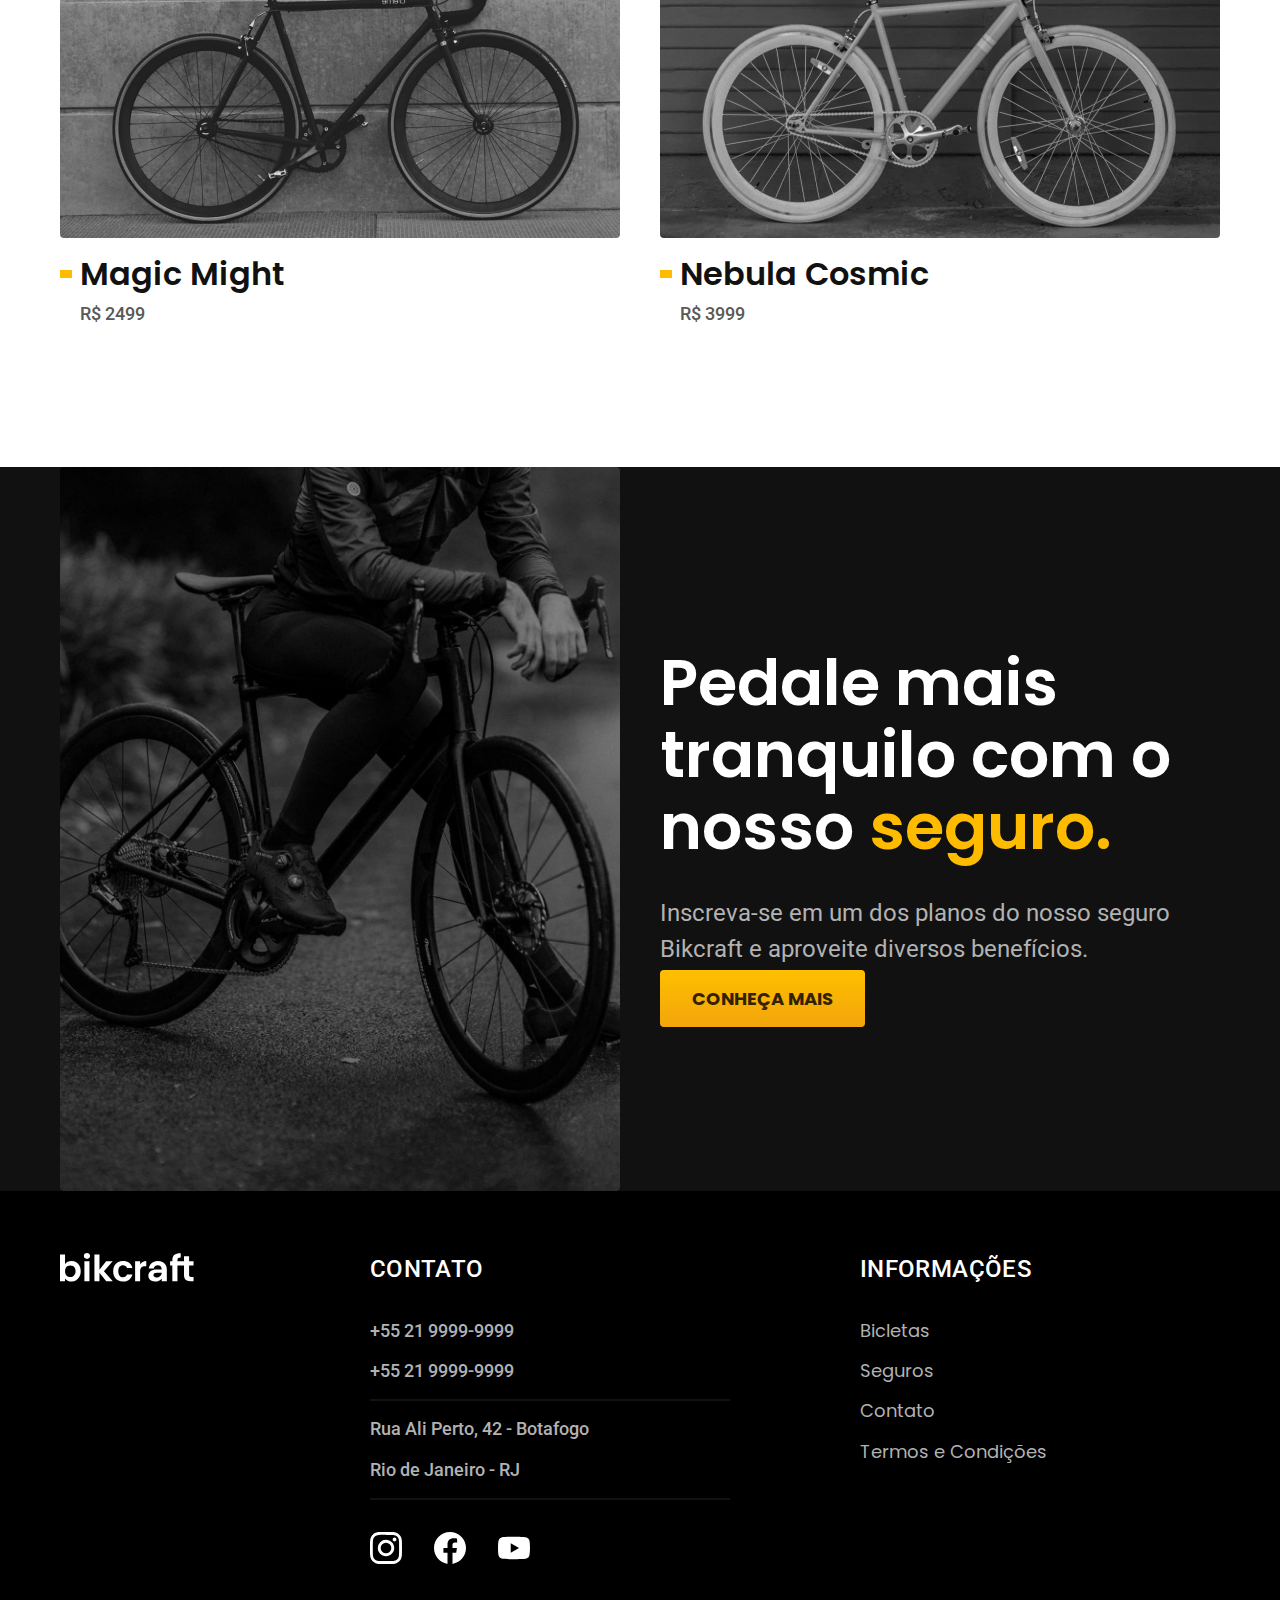
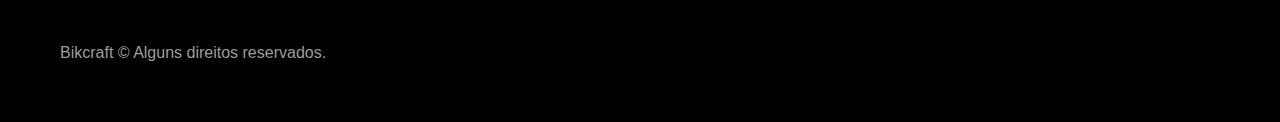
<file: bicicletas/nimbus.html>
<!DOCTYPE html>
<html lang="pt-br">
<head>
    <meta charset="UTF-8">
    <meta name="viewport" content="width=device-width, initial-scale=1.0">
    <meta name="description" content="Termos e Condições">
    <title>Termos e Condições | Bikcraft - Bicicleta Elétricas</title>
    <link rel="preload" href="../css/style.min.css" as="style">
    <link rel="stylesheet" href="../css/style.min.css">
    <link rel="preconnect" href="https://fonts.googleapis.com">
    <link rel="preconnect" href="https://fonts.gstatic.com" crossorigin>
    <link href="https://fonts.googleapis.com/css2?family=Merriweather:ital,wght@1,900&family=Poppins:wght@400;600&family=Roboto:wght@400;500&display=swap" rel="stylesheet">
    <link rel="icon" href="../favicon.svg" type="image/svg+xml">

    
<script>
        document.documentElement.classList.add('js')
    </script>
    
</head>
<body id="bicicleta">
    <header class="header-bg">
        <div class="header container">
            <a href="../"><img src="../img/bikcraft.svg" alt="Bikcraft"></a>
            <nav aria-label="primaria">
                <ul class="header-menu cor-0">
                    <li><a href="../bicletas.html">Bicletas</a></li>
                    <li><a href="../Seguros.html">Seguros</a></li>
                    <li><a href="../Contato.html">Contato</a></li>
                </ul>
            </nav>
        </div>
    </header>

    <main class="titulo-bg">
        <div >
            <div class="titulo container">
                <p class="font-2-xl cor-5">R$ 4999</p>
                <h1 class="font-1-xxl cor-0">Nimbus Stark<span class="cor-p1">.</span></h1>
            </div>
        </div>
        <div class="bicicleta container">
            <div class="bicicleta-imagens">
                <img src="../img/bicicleta/nimbus1.jpg" alt="">
                <img src="../img/bicicleta/nimbus2.jpg" alt="">
                <img src="../img/bicicleta/nimbus3.jpg" alt="">
            </div>
            <div class="bicicleta-conteudo">
                <p class="font-2-l cor-5">A Nimbus Stark é a melhor Bikcraft já criada pela nossa equipe. Ela vem equipada com os melhores acessórios, o que garante maior velocidade.</p>
                <div class="bicicleta-comprar">
                    <a class="botao" href="../orcamento.html?tipo=bikcraft&produto=nimbus">Comprar Agora</a>
                    <span class="font-1-xs cor-6"><img src="../img/icones/entrega.svg" alt="">entrega em 5 dias</span>
                    <span class="font-1-xs cor-6"><img src="../img/icones/estoque.svg" alt="">18 em estoque</span>
                </div>
            
                <div>
                    <h2 class="font-1-xs cor-0">Informações</h2>
                    <ul class="bicicleta-informacoes">
                        <li>
                            <img src="../img/icones/eletrica.svg" alt="">
                            <h3 class="font-1-m cor-0">Motor Elétrico</h3>
                            <p class="font-2-xs cor-5">Permite você viajar distâncias inimaginaveis com a sua bike.</p>
                        </li>
                        <li>
                            <img src="../img/icones/velocidade.svg" alt="">
                            <h3 class="font-1-m cor-0">50 Km/h</h3>
                            <p class="font-2-xs cor-5">A mais rápida bicicleta elétrica disponível hoje no mercado.</p>
                        </li>
                        <li>
                            <img src="../img/icones/rastreador.svg" alt="">
                            <h3 class="font-1-m cor-0">rastreador</h3>
                            <p class="font-2-xs cor-5">Rastreador e sistema anti-furto para garantir o seu sossego.</p>
                        </li>
                        <li>
                            <img src="../img/icones/carbono.svg" alt="">
                            <h3 class="font-1-m cor-0">Fibra de Carbono</h3>
                            <p class="font-2-xs cor-5">Maior proteção possível para a sua Bikcraft com fibra de carbono.</p>
                        </li>
                    </ul>
                    <h2 class="font-1-xs cor-0">Ficha Técnica</h2>
                    <ul class="bicicleta-ficha font-2-s cor-4">
                        <li>Peso <span>9kg</span></li>
                        <li>Altura <span>60 cm</span></li>
                        <li>Largura <span>120 cm</span></li>
                        <li>Profundidade <span>10 cm</span></li>
                        <li>Marchas<span>16</span></li>
                        <li>Roda <span>29</span></li>
                    </ul>
                </div>
            </div>
        </div>

        
    </main>

    <article class="bicicleta-lista container">
        <h2 class="font-1-xxl">escolha a sua<span class="cor-p1">.</span></h2>
        <ul>
            <li>
                <a href="./magic.html">
                    <img src="../img/bicicletas/magic.jpg" alt="bicicleta preta">
                    <h3 class="font-1-xl">Magic Might</h3>
                    <span class="font-2-m cor-8">R$ 2499</span>
                </a>
            </li>
        
        
            
        
        
            <li>
                <a href="./nebula.html">
                    <img src="../img/bicicletas/nebula.jpg" alt="bicicleta preta">
                    <h3 class="font-1-xl">Nebula Cosmic</h3>
                    <span class="font-2-m cor-8">R$ 3999</span>
                </a>
            </li>
        </ul>
    </article>

    <article class="seguro-bg">
        <div class="seguro container">
            <div class="seguro-imagem">
                <img src="../img/fotos/seguros.jpg" alt="Pessoa parada em cima de uma  bicicleta">
            </div>
            <div class="seguro-conteudo">
                <h2 class="font-1-xxl cor-0">Pedale mais tranquilo com o nosso<span class="cor-p1"> seguro.</span></h2>
                <p class="font-2-l cor-5">Inscreva-se em um dos planos do nosso seguro Bikcraft e aproveite diversos benefícios.</p>
                <a class="botao" href="../seguros.html">Conheça Mais</a>
            </div>
        </div>
    </article>

    <footer class="footer-bg">
        <div class="footer container">
            <img src="../img/bikcraft.svg" alt="bikcraft">
            <div class="footer-contato">
                <h3 class="font-2-l-b cor-0">contato</h3>
                <ul class="font-2-m cor-5">
                    <li><a href="tel:+552199999999">+55 21 9999-9999</a></li>
                    <li><a href="mailto:contato@bikcraft.com">+55 21 9999-9999</a></li>
                    <li>Rua Ali Perto, 42 - Botafogo</li>
                    <li>Rio de Janeiro - RJ</li>
                </ul>
                <div class="footer-redes">
                    <a href="">
                        <img src="../img/redes/instagram.svg" alt="">
                    </a>
                    <a href="">
                        <img src="../img/redes/facebook.svg" alt="">
                    </a>
                    <a href="">
                        <img src="../img/redes/youtube.svg" alt="">
                    </a>
                    
                </div>
            </div>

            <div class="footer-informacoes">
                <h3 class="font-2-l-b cor-0">Informações</h3>
                <nav>
                    <ul class="font-1-m cor-5">
                        <li><a href="../bicletas.html">Bicletas</a></li>
                        <li><a href="../Seguros.html">Seguros</a></li>
                        <li><a href="../Contato.html">Contato</a></li>
                        <li><a href="../Contato.html">Termos e Condições</a></li>
                    </ul>
                </nav>
            </div>
            <p class="footer-copy font-2-n cor-6">Bikcraft © Alguns direitos reservados.</p>
        </div>    
    </footer>
    <script src="../js/script.js"></script>
</body>
</file>
<file: css/style.css>
@import "./global/global.css";
@import "./global/header.css";
@import "./global/footer.css";

@import "./home/introducao.css";

@import "./utilidades/componentes.css";
@import "./utilidades/tipografia.css";
@import "./utilidades/cores.css";
@import "./utilidades/formulario.css";
@import "./utilidades/animacao.css";

@import "./bicicletas/bicicleta-lista.css";
@import "./bicicleta/bicicleta.css";
@import "./bicicleta/seguro.css";
@import "./bicicletas/bicicletas.css";

@import "./home/tecnologia.css";
@import "./home/parceiros.css";
@import "./home/depoimento.css";



@import "./termos/termos.css";

@import "./seguros/vantagens.css";
@import "./seguros/perguntas.css";
@import "./seguros/seguros.css";


@import "./contato/contato.css";
@import "./contato/loja.css";

@import "./orcamento/orcamento.css";
</file>
<file: css/style.min.css>
body{margin:0;color:#111;padding:0;font-family:Arial,Helvetica,sans-serif}ul{margin:0;padding:0;list-style:none}blockquote,dd,h1,h2,h3,h4,p,ul{margin:0}a{text-decoration:none;color:inherit}img{max-width:100%;display:block;height:auto}img[src$=".jpg"]{border-radius:4px}.header{display:flex;flex-wrap:wrap;gap:20px;justify-content:space-between;align-items:center;padding-top:20px;padding-bottom:20px}.header-bg{background-color:#000}.header-menu{display:flex;flex-wrap:wrap;gap:40px}.header-menu a{display:inline block;padding:16px 0;font-size:18px;position:relative;font-family:Poppins;font-weight:400}.header-menu a:after{content:"";display:block;height:2px;width:0%;background-color:var(--cor-0);margin-top:4px;transition:.3s;position:absolute}.header-menu a.ativo::after,.header-menu a:hover::after{width:100%}@media(max-width:800px){.header-menu{gap:20px}.header-menu a{background-color:var(--cor-11);padding:12px 16px;border-radius:4px}.header-menu a:hover{background-color:var(--cor-10)}.header-menu a:after{display:none}}@media(max-width:600px){.header-menu{gap:12px}.header-menu a{padding:8px 12px;font-size:14px}}.footer-bg{background-color:var(--cor-12)}.footer{display:grid;grid-template-columns:3fr 5fr 4fr;gap:40px;padding-top:60px;padding-bottom:60px}.footer h3{margin-bottom:32px}.footer-contato ul{margin-bottom:32px}.footer-contato li:nth-child(2n):after{content:"";display:block;max-width:360px;height:2px;background:var(--cor-11);margin-top:16px}.footer li{margin-bottom:16px}.footer-redes{display:flex;gap:32px}.footer a:hover{color:var(--cor-0)}.footer-copy{grid-column:1/-1;margin-top:40px}@media(max-width:800px){.footer>img{display:none}.footer{grid-template-columns:1fr 1fr}}@media(max-width:600px){.footer{grid-template-columns:1fr;gap:60px}.footer-copy{margin-top:0}}.introducao-bg{background:var(--cor-12) url("../img/dec/bottom-left.svg") no-repeat bottom 160px left 20px;box-shadow:inset 0 -120px var(--cor-0)}.introducao{display:grid;grid-template-columns:1fr 1fr;gap:0 40px}.introducao-conteudo{align-self:end;padding-bottom:200px}.introducao h1{margin-bottom:32px}.introducao p{margin-bottom:20px}.introducao img{height:100%;object-fit:cover;border-radius:4px}@media(max-width:1200px){.introducao h1{font-size:48px}.introducao p{font-size:18px}}@media(max-width:800px){.introducao-bg{background-color:var(--cor-11);padding-top:40px;box-shadow:inset 0 -60px var(--cor-0)}.introducao{grid-template-columns:1fr;gap:32px}.introducao-conteudo{padding-bottom:0}.introducao h1{font-size:32px;margin-bottom:16px}.introducao img{height:300px;width:100%}}.container{box-sizing:border-box;max-width:1200px;margin-left:auto;margin-right:auto;padding-right:20px;padding-left:20px}.botao{display:inline block;padding:16px 32px;background:linear-gradient(#ffbf00,#f2a50c);border-radius:4px;box-shadow:0 1px 2px 0 rgba(0,0,0,.1);text-transform:uppercase;color:#320;font-size:18px;line-height:1.33;font-family:Poppins;font-weight:700;max-width:max-content;border:none;cursor:pointer}.botao.secundario{background:var(--cor-10);color:var(--cor-2)}.botao.secundario:hover{background:var(--cor-9)}.link{display:inline-block;color:var(--cor-p1);font:500 1.5rem/1.5 Poppins,sans-serif;text-transform:uppercase}.link::after{content:"";display:block;width:100%;height:4px;background-color:currentColor}.link:hover{color:var(--cor-0)}.botao a:hover{background:linear-gradient(#ffb60d,#e59317)}@media(max-width:600px){.botao{padding:12px 16px;font-size:16px}}.botao.seta{display:flex;align-items:center}.botao.seta::after{content:"";display:inline-block;width:18px;height:10px;margin-left:12px;background:url("../img/icones/seta.svg");transition:transform .2s}.botao.seta:hover::after{transform:translateX(4px)}.titulo-bg{padding-top:60px;padding-bottom:60px;background-color:var(--cor-11)}.titulo{background:url("../img/dec/top-right.svg") no-repeat top right 20px}.titulo p{margin-bottom:4px}@media(max-width:800px){.titulo{padding-top:40px;padding-bottom:40px}.titulo p{font-size:1rem;text-transform:lowercase;font-weight:400}}.font-1-xs{font:400 0.75rem/1.35 Poppins,sans-serif}.font-2-xs{font:400 0.875rem/1.43 Roboto,sans-serif}.font-1-s{font:400 1rem/1.5 Poppins,sans-serif}.font-2-s{font:400 1rem/1.5 Roboto,sans-serif}.font-1-m,.font-1-m-b{font:400 1.125rem/1.35 Poppins,sans-serif}.font-1-m-b{font-weight:600}.font-2-m{font:500 1.125rem/1.35 Roboto,sans-serif}.font-1-l{font:400 1.5rem/1.5 Poppins,sans-serif}.font-2-l,.font-2-l-b{font:400 1.5rem/1.5 Roboto,sans-serif}.font-2-l-b{font-weight:500;letter-spacing:.015em;text-transform:uppercase}.font-1-xl{font:600 2rem/1.25 Poppins,sans-serif}.font-2-xl{font:500 2rem/1.25 Roboto,sans-serif}.font-1-xxl{font:600 4rem/1.125 Poppins,sans-serif}@media (max-width:1200px){.font-1-xxl{font-size:3rem}.font-2-l,.font-2-l-b{font-size:1.125rem}}@media (max-width:800px){.font-1-xxl{font-size:2rem}.font-1-xl,.font-2-xl{font-size:1.5rem}}:root{--cor-0:#ffffff;--cor-1:#f7f7f7;--cor-2:#ededed;--cor-3:#dedede;--cor-4:#cccccc;--cor-5:#b2b2b2;--cor-6:#9c9c9c;--cor-7:#717171;--cor-8:#595959;--cor-9:#404040;--cor-10:#2e2e2e;--cor-11:#111111;--cor-12:#000000;--cor-p1:#ffbb00;--cor-p2:#e4a30b;--cor-p3:#a66f00;--cor-p4:#664400;--cor-p5:#332200}.cor-0{color:var(--cor-0)}.cor-1{color:var(--cor-1)}.cor-2{color:var(--cor-2)}.cor-3{color:var(--cor-3)}.cor-4{color:var(--cor-4)}.cor-5{color:var(--cor-5)}.cor-6{color:var(--cor-6)}.cor-7{color:var(--cor-7)}.cor-8{color:var(--cor-8)}.cor-9{color:var(--cor-9)}.cor-10{color:var(--cor-10)}.cor-11{color:var(--cor-11)}.cor-12{color:var(--cor-12)}.cor-p1{color:var(--cor-p1)}.cor-p2{color:var(--cor-p2)}.cor-p3{color:var(--cor-p3)}.cor-p4{color:var(--cor-p4)}.cor-p5{color:var(--cor-p5)}.form{display:grid;grid-template-columns:1fr 1fr;gap:20px}.form label{display:block;font:400 1rem/1.5 Poppins,sans-serif;margin-bottom:4px}.form .col-2{grid-column:span 2}.form input[type=email],.form input[type=text],.form textarea{font:400 1rem/1.5 Roboto,sans-serif;background:var(--cor-1);border:1px solid var(--cor-2);padding:12px;border-radius:4px;width:100%;box-sizing:border-box}.form input[type=email]:focus,.form input[type=text]:focus,.form textarea:focus{outline:0;border-color:var(--cor-p1);background:var(--cor-0);box-shadow:0 0 0 2px #fea}@media(max-width:600px){.form{grid-template-columns:1fr}.form .col-2{grid-column:1}}.js .fadeInDown{transform:translate3d(0,-20px,0)}.js .fadeInUp{transform:translate3d(0,20px,0)}.js .fadeInRight{transform:translate3d(20px,0,0)}.js .fadeInLeft{transform:translate3d(-20px,0,0)}.js [data-anime]{opacity:0}.js .anime{opacity:1;transform:none;transition:transform .8s,opacity .8s}.bicicleta-lista{padding-top:60px;padding-bottom:120px}.bicicleta-lista ul{display:flex;gap:40px;padding:0 20px 20px 20px;max-width:1400px;margin-left:auto;margin-right:auto;overflow-x:auto}#bicicleta .bicicleta-lista ul{padding:0 0 20px 0}.bicicleta-lista li{flex:1;min-width:280px}.bicicleta-lista h2{margin-bottom:40px}.bicicleta-lista a{display:block}.bicicleta-lista img{margin-bottom:16px}.bicicleta-lista h3{margin-bottom:8px;display:flex;align-items:center;margin-right:8px}.bicicleta-lista h3::before{content:"";display:inline-block;height:8px;width:12px;margin-right:8px;background-color:var(--cor-p1);transition:width .2s}.bicicleta-lista a:hover h3::before{width:24px}.bicicleta-lista li span{padding-left:20px}@media(max-width:800px){.bicicleta-lista{padding-bottom:60px}.bicicleta-lista ul{gap:20px}}.bicicleta{display:grid;grid-template-columns:1fr 1fr;align-items:start;gap:40px;padding-top:60px;padding-bottom:60px}#bicicleta .titulo p{text-transform:uppercase}.bicicleta-imagens{display:flex;flex-wrap:wrap;gap:20px}.bicicleta-imagens img{flex:1;min-width:200px}.bicicleta-imagens img:first-child{min-width:100%}.bicicleta-conteudo>p{margin-bottom:32px}.bicicleta-comprar{display:grid;grid-template-columns:max-content auto;align-items:center;justify-items:start;gap:8px 12px;margin-bottom:40px}.bicicleta-comprar a{grid-row:span 2}.bicicleta-comprar span{display:flex;align-items:center;background-color:var(--cor-12);gap:8px;padding:4px 8px;border-radius:4px}.bicicleta-conteudo h2{text-transform:uppercase;letter-spacing:.015rem;margin-bottom:12px}.bicicleta-ficha,.bicicleta-informacoes{padding:32px;background-color:var(--cor-12);border-radius:4px}.bicicleta-informacoes{margin-bottom:40px;display:grid;grid-template-columns:1fr 1fr;gap:32px}.bicicleta-informacoes img{width:24px;margin-bottom:8px}.bicicleta-informacoes h3{margin-bottom:8px}.bicicleta-ficha li{padding:4px 0;display:flex;justify-content:space-between;border-bottom:1px solid var(--cor-11)}.bicicleta-ficha li:last-child{border-bottom:none}.bicicleta-ficha span{color:var(--cor-6)}@media(max-width:800px){.bicicleta{grid-template-columns:1fr;padding-top:40px;padding-bottom:40px}.bicicleta-imagens{grid-row:2}}@media(max-width:400px){.bicicleta-informacoes{grid-template-columns:1fr}.bicicleta-comprar{grid-template-columns:1fr}}.seguro-bg{background-color:var(--cor-11);box-shadow:inset 0 120px var(--cor-0),inset 0 =120px var(--cor-12)}.seguro{display:grid;grid-template-columns:1fr 1fr;gap:40px}.seguro-imagem img{width:100%;height:100%;object-fit:cover}.seguro-conteudo{padding-top:180px;padding-bottom:180px}.seguro h2{margin-bottom:32px}.seguro p{margin-bottom:20px}@media(max-width:800px){.seguro-bg{box-shadow:inset 0 -60px var(--cor-12)}.seguro{grid-template-columns:1fr}.seguro-conteudo{grid-row:1;padding-top:40px;padding-bottom:0}}.bicicletas-bg{background:linear-gradient(to right,var(--cor-0) 30%,var(--cor-11) 0)}.bicicletas{display:grid;grid-template-columns:1fr 1fr;gap:40px;padding-top:60px;padding-bottom:60px;background:url("../img/dec/top-right.svg") no-repeat top 40px right 20px}.bicicletas-imagem{display:grid}.bicicletas-imagem img{grid-area:1/1}.bicicletas-imagem span{grid-area:1/1;place-self:start end;margin-top:20px;background:var(--cor-12);display:inline-block;padding:8px 16px 8px 8px;border-radius:4px 0 0 4px}.bicicletas-conteudo{display:grid;grid-template-columns:1fr auto;align-content:start}.bicicletas h2,.bicicletas p{grid-column:1/-1}.bicicletas h2{margin-bottom:20px}.bicicletas h2::before{content:"";display:block;width:12px;height:8px;background-color:var(--cor-p1);margin-bottom:8px}.bicicletas p{margin-bottom:32px}.bicicletas a{place-self:end}.bicicletas li{display:flex;align-items:center}.bicicletas ul{display:grid;gap:16px}.bicicletas-conteudo img{width:24px;margin-right:8px}@media (max-width:800px){.bicicletas-bg{background:var(--cor-11)}.bicicletas{grid-template-columns:1fr;gap:20px;padding-top:40px;padding-bottom:40px}}@media (max-width:600px){.bicicletas-conteudo{grid-template-columns:1fr}.bicicletas ul{font-size:1rem;grid-template-columns:1fr 1fr;margin-bottom:32px}.bicicletas a{place-self:start}}.tecnologia-bg{background-color:var(--cor-11);box-shadow:inset 0 80px var(--cor-0),inset 0 -80px var(--cor-0)}.tecnologia{display:grid;grid-template-columns:1fr 1fr;gap:40px}.tecnologia-imagem img{width:100%;height:100%;object-fit:cover;object-position:left}.tecnologia-conteudo{padding-top:160px;padding-bottom:160px}.tecnologia-conteudo>span{display:block;margin-bottom:20px}.tecnologia-conteudo h2{margin-bottom:32px}.tecnologia-conteudo>p{margin-bottom:20px}.tecnologia a{margin-bottom:80px}.tecnologia-vantagens{display:flex;gap:40px}.tecnologia-vantagens h3{margin-bottom:8px;width:max-content}.tecnologia-vantagens img{width:24px;margin-bottom:8px}@media(max-width:800px){.tecnologia-bg{box-shadow:initial}.tecnologia{grid-template-columns:1fr}.tecnologia-conteudo{padding-top:60px;padding-bottom:60px}.tecnologia-imagem{display:none}.tecnologia a{margin-bottom:60px}}@media(max-width:600px){.tecnologia-vantagens{flex-direction:column}}.parceiros{padding-top:60px;padding-bottom:120px}.parceiros h2{margin-bottom:60px}.parceiros ul{padding:0 20px;max-width:1400px;margin:0 auto;display:grid;grid-template-columns:repeat(4,1fr)}.parceiros li{display:flex;padding:32px;border-left:2px solid}.parceiros img{margin:auto}.parceiros li:first-child,.parceiros li:nth-child(5){border-left:none}.parceiros li:nth-child(n+5){border-top:2px solid var(--cor-2)}@media (max-width:800px){.parceiros{padding-bottom:60px}.parceiros li{padding:20px}.parceiros h2{margin-bottom:20px}.parceiros ul{grid-template-columns:repeat(2,1fr)}.parceiros li:nth-child(n+5){border-top:2px solid var(--cor-2)}.parceiros li:nth-child(odd){border-left:none}}.depoimento{display:grid;grid-template-columns:1fr 1fr;background-color:var(--cor-p1);overflow:hidden}.depoimento img{width:100%;height:100%;object-fit:cover;border-radius:0}.depoimento-conteudo{padding:40px 40px 80px 80px;align-self:end;background:url("../img/dec/bottom-right-p.svg") no-repeat bottom 40px right 40px}.depoimento-conteudo p{max-width:32ch;font-family:merriweather,serif;font-style:italic;font-weight:900;margin-bottom:32px;position:relative}.depoimento p::after,.depoimento p::before{font-size:5rem;color:var(--cor-p2);position:absolute}.depoimento p::before{content:"“";left:-50px;top:-20px}.depoimento p::after{content:"”"}@media(min-width:1200px){.depoimento img{max-height:520px}}@media(max-width:800px){.depoimento{grid-template-columns:1fr;text-align:center}.depoimento img{max-height:200px}.depoimento-conteudo{padding:40px 20px;margin:auto}}.termos{padding-top:80px;padding-bottom:80px}.termos h2{font-weight:600;margin-bottom:20px}.termos p{max-width:75ch;margin-bottom:24px}.termos p+h2{margin-top:40px}.vantagens-bg{background-color:var(--cor-12)}.vantagens{padding-top:120px;padding-bottom:120px}.vantagens h2{margin-bottom:60px}.vantagens ul{display:grid;grid-template-columns:repeat(auto-fit,minmax(280px,max-content));gap:40px 80px}.vantagens img,.vatangens h3{margin-bottom:8px}@media(max-width:800px){.vantagens{padding-top:60px;padding-bottom:60px}.vantagens h2{margin-bottom:40px}.vantagens ul{gap:20px}}.perguntas{padding-top:120px;padding-bottom:120px}.perguntas h2{margin-bottom:60px}.perguntas dl>div{padding:20px;border-radius:4px}.perguntas dl>div:nth-child(odd){background-color:var(--cor-1)}.perguntas button{display:grid;grid-template-columns:auto 1fr auto;align-items:center;gap:8px;cursor:pointer;border:none;background:0 0;width:100%;text-align:left}.perguntas button::before{content:"";display:inline-block;width:12px;height:8px;background-color:var(--cor-p1)}.perguntas button::after{content:"";display:inline-block;width:14px;height:6px;background:url(../img/icones/seta-abrir.svg);transition:.3s}.perguntas button:hover::after,.perguntas button[aria-expanded=true]::after{transform:rotate(180deg)}.js .perguntas dd{display:none}.js .perguntas dd.ativa{display:block}.perguntas dd{padding-left:20px;padding-top:16px;max-width:80ch}@media(max-width:800px){.perguntas{padding-top:60px;padding-bottom:60px}.perguntas h2{margin-bottom:40px}}.seguros-bg{background:var(--cor-11)}.seguros{padding-top:60px;padding-bottom:60px;display:grid;grid-template-columns:1fr 1fr;gap:40px;align-items:center}#seguros .seguros{padding-top:0}.seguros h2{grid-column:1/-1}.seguros-item{background:var(--cor-12);padding:32px 32px 32px 60px;display:grid;grid-template-columns:1fr auto;border-radius:4px}.seguros-item h3{margin-bottom:40px}.seguros-item span{grid-column:2;display:block;text-align:right}.seguros-item ul{grid-column:1/-1;margin-bottom:32px}.seguros-item li{display:flex;align-items:center;position:relative}.seguros-item li+li{margin-top:20px}.seguros-item li::before{content:"";display:inline-block;width:13px;height:9px;background:url(../img/icones/lista.svg);position:absolute;left:-21px}.seguros-item a{grid-column:1/-1}@media(max-width:800px){.seguros{grid-template-columns:1fr}}#contato{background:linear-gradient(var(--cor-11)600px,var(--cor-1) 0)}.contato{display:grid;grid-template-columns:5fr 7fr}.contato-dados,.contato-formulario{padding:60px;box-shadow:0 1px 2px rgba(0,0,0,.1)}.contato-dados{border-radius:5px 0 0 5px;background:var(--cor-12) var(--cor-0) url("../img/dec/bottom-left.svg") no-repeat bottom 20px left 20px}.contato-formulario{border-radius:0 5px 5px 0;background:var(--cor-0) url("../img/dec/bottom-right.svg") no-repeat bottom 20px right 20px}.contato-dados h2{margin-bottom:60px}.contato-endereco{margin-bottom:32px;padding-left:28px;background:url(../img/icones/local.svg) no-repeat 0 2px}.contato-endereco p{margin-bottom:8px}.contato-meios a{display:block;max-width:max-content;margin-bottom:8px;padding-left:28px}.contato-meios a:hover{color:var(--cor-0)}.contato-meios a:first-child{background:url(../img/icones/email.svg) no-repeat 0 2px}.contato-meios a:nth-child(2){margin-bottom:32px}.contato-meios a:nth-child(3){background:url(../img/icones/telefone.svg) no-repeat 0 2px;margin-bottom:60px}.contato-redes{display:flex;gap:32px;padding-left:28px}@media(max-width:800px){.contato{grid-template-columns:1fr}.conato-formulario,.contato-dados{padding:20px}.contato-dados{border-radius:5px 5px 0 0;background:var(--cor-12)}.contato-formulario{border-radius:0 0 5px 5px}.contato-dados h2,.contato-meios a:nth-child(3){margin-bottom:32px}.contato-redes{margin-bottom:12px}}.lojas{display:grid;grid-template-columns:1fr 1fr;gap:0 40px;padding-top:120px;padding-bottom:120px}.lojas h2{grid-column:1/-1}.lojas img{border-radius:4px 4px 0 0}.lojas-item{border-radius:4px;background:var(--cor-0);box-shadow:0 1px 2px rgba(0,0,0,.1)}.lojas-conteudo{display:grid;grid-template-columns:1fr 1fr;gap:32px}.lojas-conteudo h3,.lojas-tempo{grid-column:1/-1}.lojas-dados{display:grid;gap:8px;border-left:2px solid var(--cor-2);padding-left:12px}.lojas-tempo{display:flex;align-items:center;gap:8px}@media(max-width:800px){.lojas{gap:20px;padding-top:60px;padding-bottom:60px}.lojas h2{margin-bottom:32px}.lojas-conteudo{grid-template-columns:1fr}}@media(max-width:600px){.lojas{grid-template-columns:1fr}}#orcamento{background:linear-gradient(var(--cor-11)600px,var(--cor-1) 0)}.orcamento{display:grid;grid-template-columns:5fr 7fr;padding-bottom:120px}.orcamento h2{text-transform:uppercase;position:relative;display:flex;align-items:center}.orcamento h2::before{content:"";display:inline-block;width:4px;height:8px;background-color:var(--cor-p1);position:absolute;left:-12px}.orcamento-dados,.orcamento-produto{padding:60px;box-shadow:0 1px 2px rgba(0,0,0,.1)}.orcamento-produto{border-radius:5px 0 0 5px;background:var(--cor-12) url("../img/dec/bottom-left.svg") no-repeat bottom 20px left 20px;display:grid;grid-template-columns:1fr 1fr;gap:20px;align-content:start}.orcamento-produto label{font:400 1rem/1.5 Poppins,sans-serif;color:var(--cor-4);background-color:var(--cor-10);display:block;padding:12px 16px;border-radius:4px;cursor:pointer;display:grid;grid-template-columns:auto 1fr auto;align-items:center;border:1px solid var(--cor-10)}.orcamento-produto label::before{content:"";display:inline-block;box-sizing:border-box;width:12px;height:12px;border:1px solid var(--cor-6);border-radius:50%;margin-right:8px}.orcamento-produto input:checked+label::before{border-color:var(--cor-7);box-shadow:inset 0 0 0 3px var(--cor-0),inset 0 0 0 6px var(--cor-7)}.orcamento-produto label:hover{background-color:var(--cor-9);border-color:var(--cor-9)}.orcamento-produto input:focus+label{box-shadow:0 0 0 2px var(--cor-p1);border-color:var(--cor-12)}.orcamento-produto label span{display:none}.orcamento-produto input:checked+label span{display:inline-block}.orcamento-produto input{opacity:0;position:absolute;pointer-events:none}.orcamento-produto input:checked+label{background:var(--cor-0);color:var(--cor-11)}.orcamento-produto>*{grid-column:1/-1}.orcamento-produto>label{grid-column:initial}.orcamento-dados{border-radius:0 5px 5px 0;background:var(--cor-0) url("../img/dec/bottom-right.svg") no-repeat bottom 20px right 20px}.orcamento-conteudo{display:none}.orcamento-conteudo h2,.orcamento-dados h2:nth-of-type(n+2){margin-top:20px}#bikcraft:checked~#orcamento-bikcraft,#seguro:checked~#orcamento-seguro{display:grid;gap:20px}.orcamento-detalhes{display:none;background:var(--cor-0);padding:20px;grid-template-columns:1fr 1fr;border-radius:4px;align-items:center}.orcamento-detalhes li{display:flex;align-items:center;margin-bottom:8px}.orcamento-detalhes li img{width:16px;margin-right:8px}.orcamento-produto input:checked+label+.orcamento-detalhes{display:grid}@media(max-width:1200px){.orcamento-dados,.orcamento-produto{padding:32px}}@media(max-width:800px){.orcamento{grid-template-columns:1fr}.orcamento-produto{border-radius:5px 5px 0 0;background:var(--cor-12)}.orcamento-dados{border-radius:0 0 5px 5px}}@media(max-width:400px){.orcamento-produto{grid-template-columns:1fr}}
</file>
